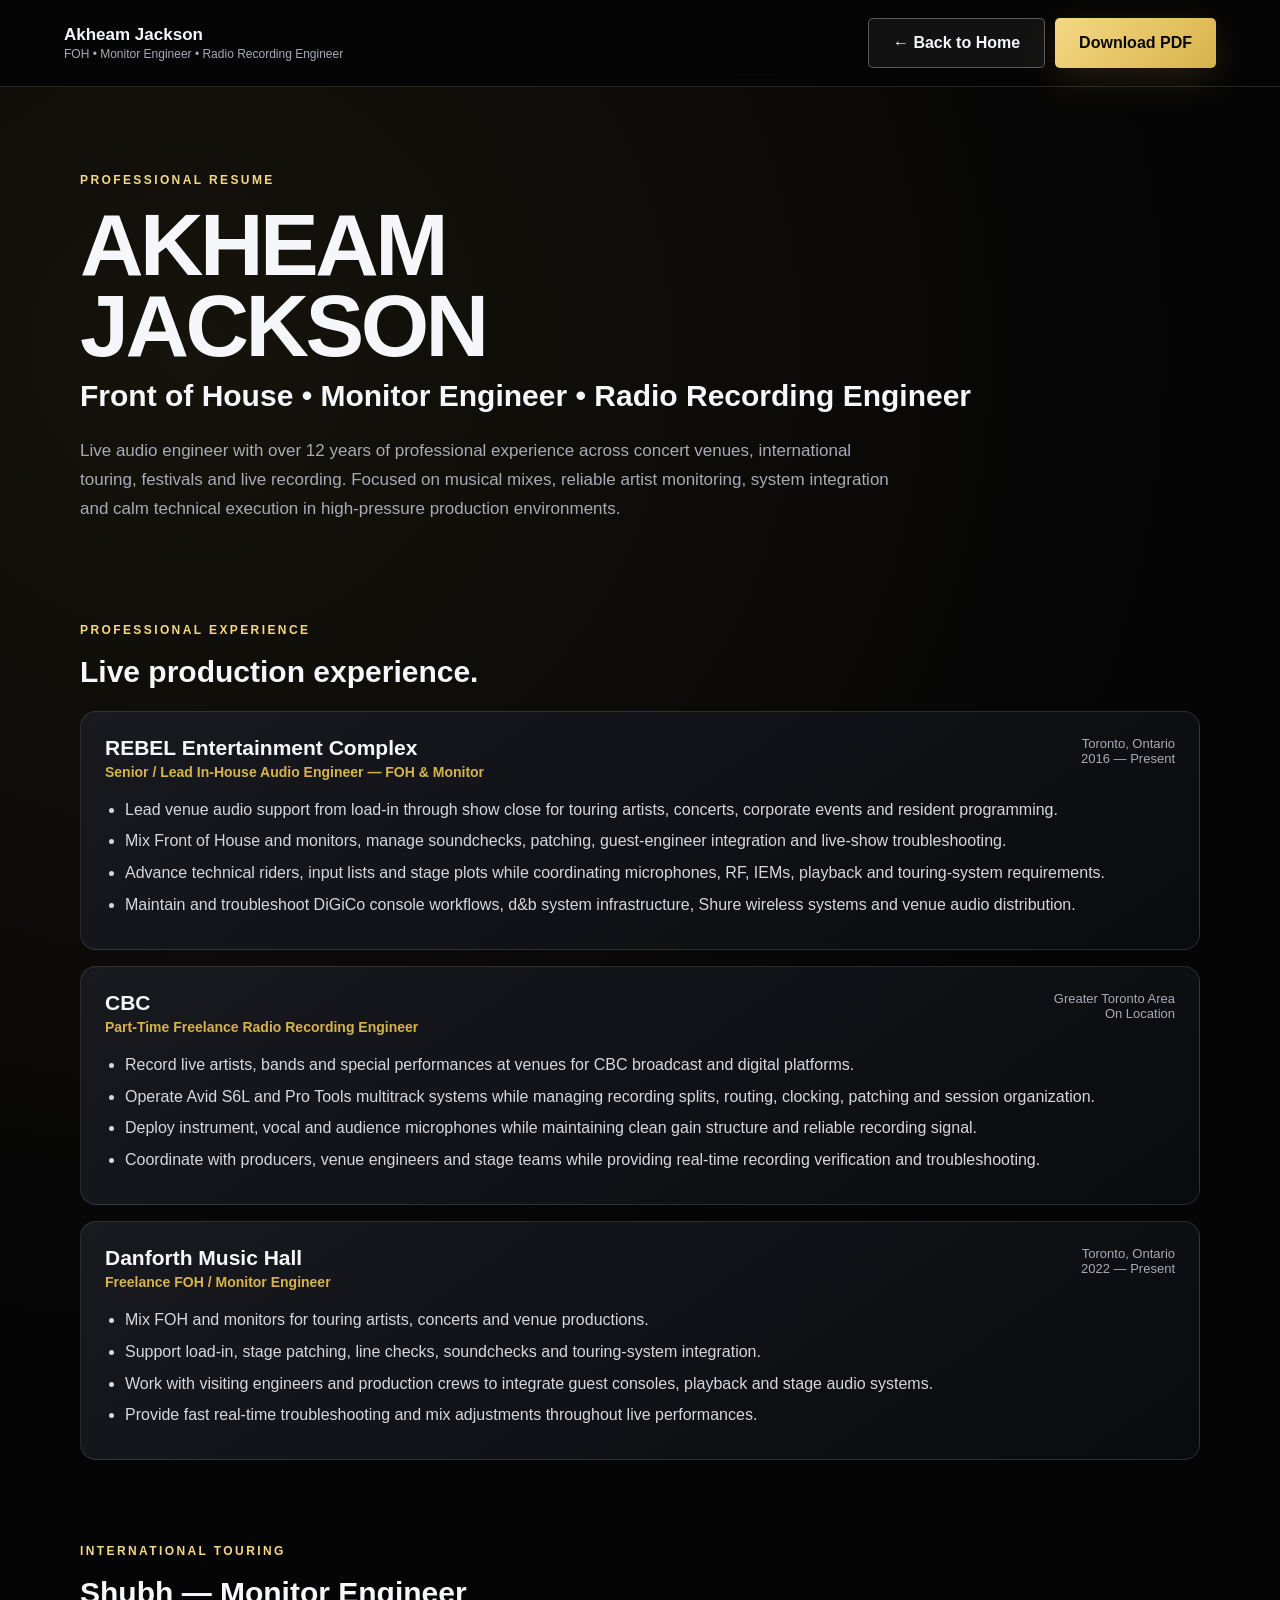
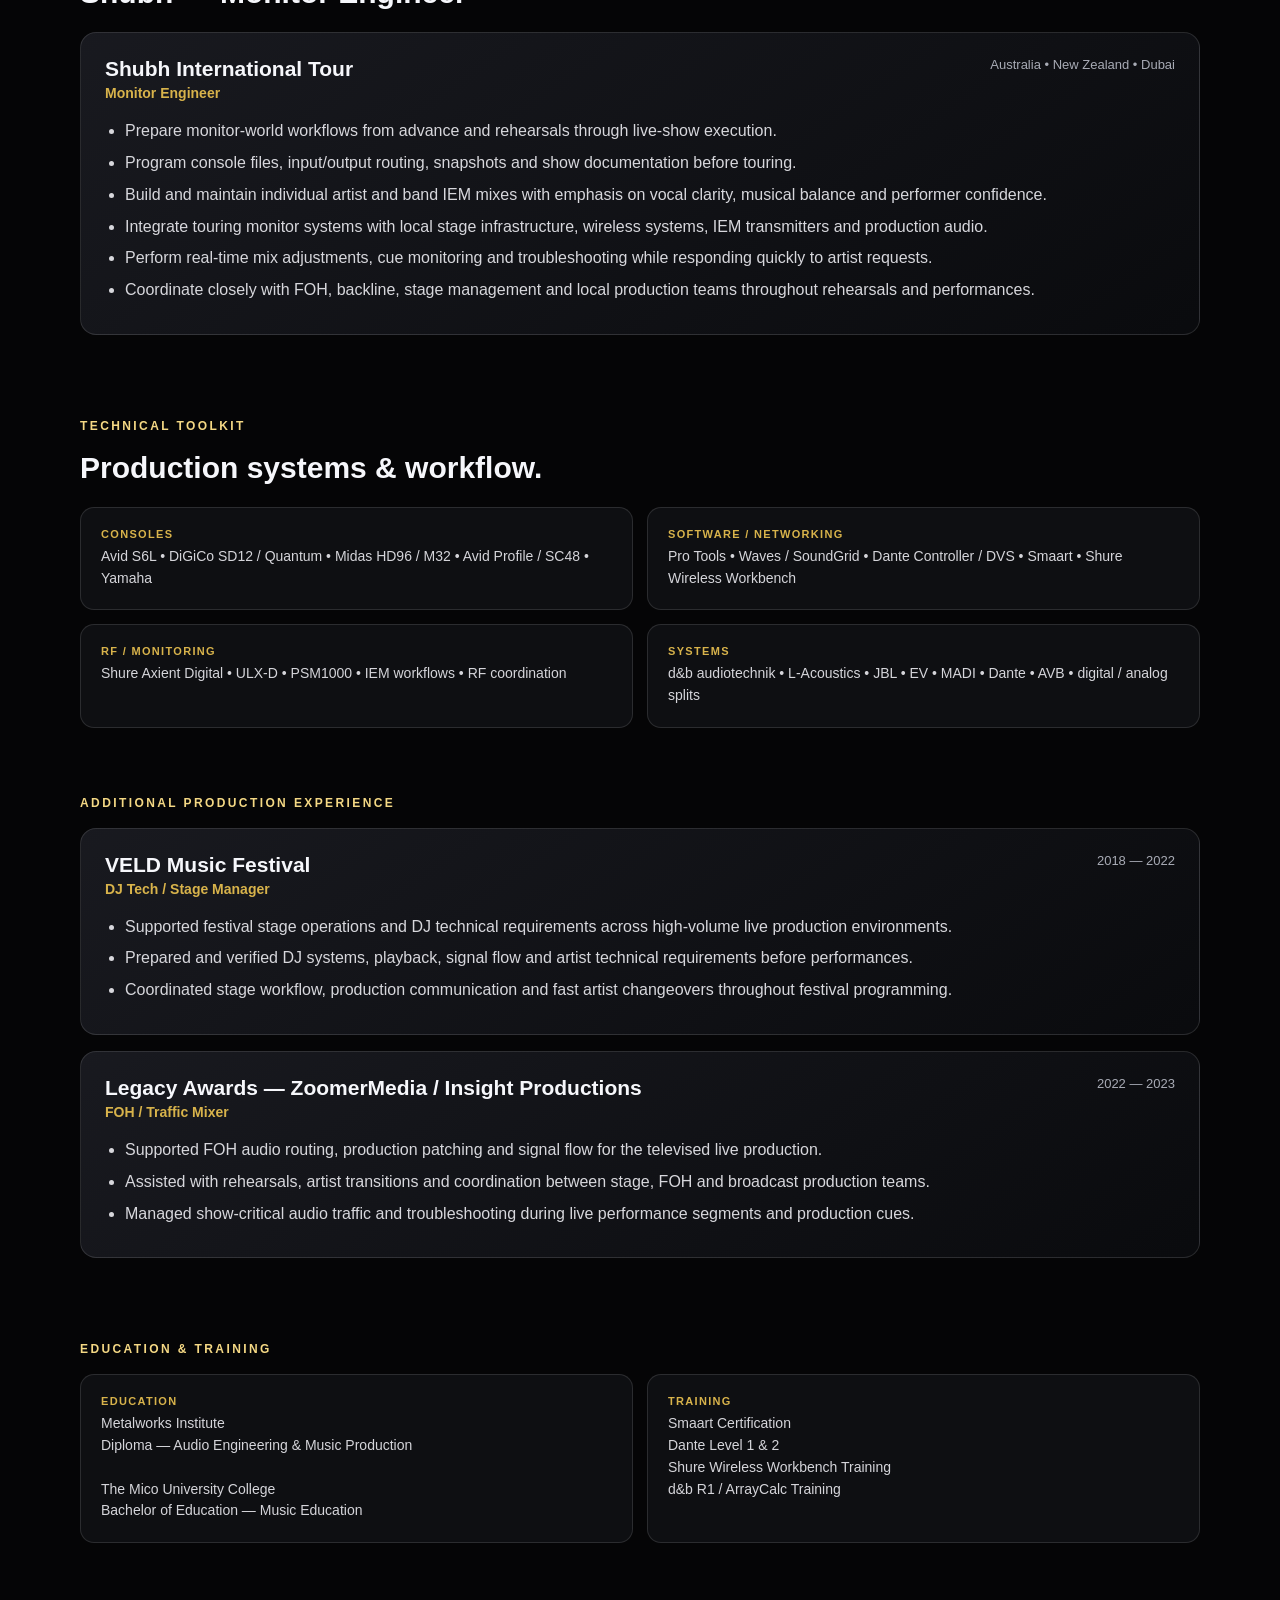
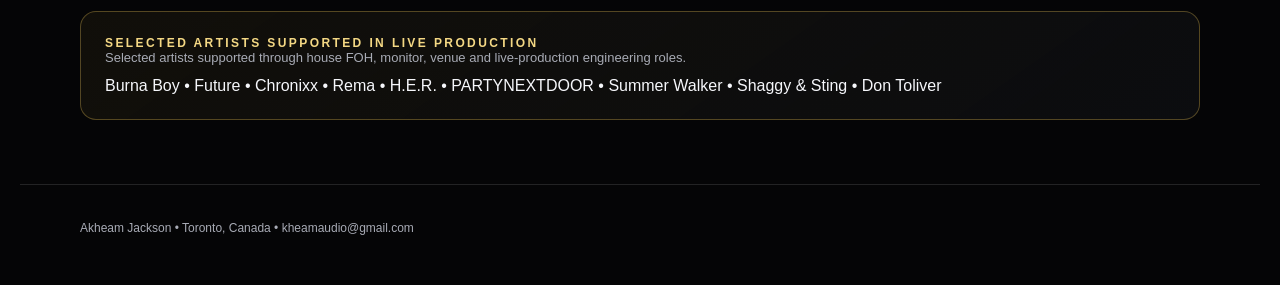
<file: resume.html>
<!DOCTYPE html>
<html lang="en">

<head>
  <meta charset="UTF-8">
  <meta name="viewport" content="width=device-width, initial-scale=1.0">

  <title>Resume | Akheam Jackson</title>

  <link rel="stylesheet" href="styles.css">

  <style>
    .resume-page {
      min-height: 100vh;
      background:
        radial-gradient(circle at 15% 10%, rgba(216, 179, 75, 0.08), transparent 30%),
        #050506;
      color: var(--white);
    }

    .resume-topbar {
      position: sticky;
      top: 0;
      z-index: 20;

      display: flex;
      align-items: center;
      justify-content: space-between;
      gap: 20px;

      padding: 18px 5vw;

      background: rgba(5, 5, 6, 0.9);
      backdrop-filter: blur(16px);

      border-bottom: 1px solid var(--line);
    }

    .resume-brand strong {
      display: block;
      font-size: 17px;
    }

    .resume-brand span {
      display: block;
      margin-top: 2px;

      color: var(--muted);
      font-size: 12px;
    }

    .resume-actions {
      display: flex;
      gap: 10px;
    }

    .resume-shell {
      width: min(1120px, calc(100% - 40px));
      margin: 0 auto;
    }

    .resume-hero {
      padding: 86px 0 48px;
    }

    .resume-hero h1 {
      margin: 8px 0 12px;

      font-size: clamp(52px, 7vw, 88px);
      line-height: 0.92;

      letter-spacing: -0.04em;
    }

    .resume-role {
      margin: 0;

      font-size: clamp(20px, 3vw, 30px);
      font-weight: 700;
    }

    .resume-intro {
      max-width: 820px;
      margin-top: 24px;

      color: var(--muted);

      font-size: 17px;
      line-height: 1.7;
    }

    .resume-section {
      padding: 34px 0;
    }

    .resume-section h2 {
      margin: 8px 0 22px;

      font-size: 30px;
    }

    .resume-card {
      padding: 24px;
      margin-bottom: 16px;

      border: 1px solid var(--line);
      border-radius: 16px;

      background:
        linear-gradient(
          145deg,
          rgba(25, 26, 32, 0.98),
          rgba(10, 11, 14, 0.98)
        );
    }

    .resume-card-top {
      display: flex;
      align-items: flex-start;
      justify-content: space-between;
      gap: 30px;
    }

    .resume-card h3 {
      margin: 0;

      font-size: 21px;
    }

    .resume-job-title {
      margin-top: 4px;

      color: var(--gold);

      font-size: 14px;
      font-weight: 700;
    }

    .resume-meta {
      color: var(--muted);

      font-size: 13px;
      text-align: right;
      white-space: nowrap;
    }

    .resume-card ul {
      margin: 18px 0 0;
      padding-left: 20px;

      color: #d7d7dc;
    }

    .resume-card li {
      margin: 7px 0;

      line-height: 1.55;
    }

    .resume-tool-grid {
      display: grid;
      grid-template-columns: repeat(2, 1fr);
      gap: 14px;
    }

    .resume-tool-card {
      padding: 20px;

      border: 1px solid var(--line);
      border-radius: 14px;

      background: #0e0f12;
    }

    .resume-tool-card strong {
      display: block;

      margin-bottom: 6px;

      color: var(--gold);

      font-size: 11px;
      letter-spacing: 0.12em;
      text-transform: uppercase;
    }

    .resume-tool-card span {
      color: #d5d5da;

      font-size: 14px;
      line-height: 1.55;
    }

    .resume-artist-card {
      padding: 24px;

      border: 1px solid rgba(216, 179, 75, 0.35);
      border-radius: 16px;

      background:
        linear-gradient(
          145deg,
          rgba(216, 179, 75, 0.06),
          rgba(12, 13, 16, 0.98)
        );
    }

    .resume-artist-card p {
      margin: 0;
    }

    .resume-artist-note {
      margin-bottom: 12px !important;

      color: var(--muted);

      font-size: 13px;
    }

    .resume-footer {
      margin-top: 30px;
      padding: 36px 0 50px;

      border-top: 1px solid var(--line);

      color: var(--muted);

      font-size: 12px;
    }

    @media (max-width: 760px) {

      .resume-topbar {
        align-items: flex-start;
        flex-direction: column;
      }

      .resume-actions {
        width: 100%;
      }

      .resume-actions .button {
        flex: 1;
      }

      .resume-card-top {
        flex-direction: column;
        gap: 6px;
      }

      .resume-meta {
        text-align: left;
      }

      .resume-tool-grid {
        grid-template-columns: 1fr;
      }

      .resume-hero {
        padding-top: 54px;
      }

    }
  </style>

</head>

<body class="resume-page">

  <header class="resume-topbar">

    <div class="resume-brand">
      <strong>Akheam Jackson</strong>
      <span>FOH • Monitor Engineer • Radio Recording Engineer</span>
    </div>

    <div class="resume-actions">

      <a
        href="index.html"
        class="button button-secondary">
        ← Back to Home
      </a>

      <a
        href="assets/resume/Akheam_Jackson_FOH_Monitor_Engineer_Resume_FINAL_PRO.pdf"
        class="button button-primary"
        download>
        Download PDF
      </a>

    </div>

  </header>

  <main class="resume-shell">

    <section class="resume-hero">

      <p class="eyebrow">
        Professional Resume
      </p>

      <h1>
        AKHEAM<br>
        JACKSON
      </h1>

      <p class="resume-role">
        Front of House • Monitor Engineer • Radio Recording Engineer
      </p>

      <p class="resume-intro">

        Live audio engineer with over 12 years of professional experience across
        concert venues, international touring, festivals and live recording.
        Focused on musical mixes, reliable artist monitoring, system integration
        and calm technical execution in high-pressure production environments.

      </p>

    </section>

    <section class="resume-section">

      <p class="eyebrow">
        Professional Experience
      </p>

      <h2>
        Live production experience.
      </h2>

      <article class="resume-card">

        <div class="resume-card-top">

          <div>

            <h3>
              REBEL Entertainment Complex
            </h3>

            <div class="resume-job-title">
              Senior / Lead In-House Audio Engineer — FOH & Monitor
            </div>

          </div>

          <div class="resume-meta">
            Toronto, Ontario<br>
            2016 — Present
          </div>

        </div>

        <ul>

          <li>
            Lead venue audio support from load-in through show close for touring
            artists, concerts, corporate events and resident programming.
          </li>

          <li>
            Mix Front of House and monitors, manage soundchecks, patching,
            guest-engineer integration and live-show troubleshooting.
          </li>

          <li>
            Advance technical riders, input lists and stage plots while
            coordinating microphones, RF, IEMs, playback and touring-system
            requirements.
          </li>

          <li>
            Maintain and troubleshoot DiGiCo console workflows, d&amp;b system
            infrastructure, Shure wireless systems and venue audio distribution.
          </li>

        </ul>

      </article>

      <article class="resume-card">

        <div class="resume-card-top">

          <div>

            <h3>
              CBC
            </h3>

            <div class="resume-job-title">
              Part-Time Freelance Radio Recording Engineer
            </div>

          </div>

          <div class="resume-meta">
            Greater Toronto Area<br>
            On Location
          </div>

        </div>

        <ul>

          <li>
            Record live artists, bands and special performances at venues for
            CBC broadcast and digital platforms.
          </li>

          <li>
            Operate Avid S6L and Pro Tools multitrack systems while managing
            recording splits, routing, clocking, patching and session organization.
          </li>

          <li>
            Deploy instrument, vocal and audience microphones while maintaining
            clean gain structure and reliable recording signal.
          </li>

          <li>
            Coordinate with producers, venue engineers and stage teams while
            providing real-time recording verification and troubleshooting.
          </li>

        </ul>

      </article>

      <article class="resume-card">

        <div class="resume-card-top">

          <div>

            <h3>
              Danforth Music Hall
            </h3>

            <div class="resume-job-title">
              Freelance FOH / Monitor Engineer
            </div>

          </div>

          <div class="resume-meta">
            Toronto, Ontario<br>
            2022 — Present
          </div>

        </div>

        <ul>

          <li>
            Mix FOH and monitors for touring artists, concerts and venue productions.
          </li>

          <li>
            Support load-in, stage patching, line checks, soundchecks and
            touring-system integration.
          </li>

          <li>
            Work with visiting engineers and production crews to integrate guest
            consoles, playback and stage audio systems.
          </li>

          <li>
            Provide fast real-time troubleshooting and mix adjustments throughout
            live performances.
          </li>

        </ul>

      </article>

    </section>

    <section class="resume-section">

      <p class="eyebrow">
        International Touring
      </p>

      <h2>
        Shubh — Monitor Engineer
      </h2>

      <article class="resume-card">

        <div class="resume-card-top">

          <div>

            <h3>
              Shubh International Tour
            </h3>

            <div class="resume-job-title">
              Monitor Engineer
            </div>

          </div>

          <div class="resume-meta">
            Australia • New Zealand • Dubai
          </div>

        </div>

        <ul>

          <li>
            Prepare monitor-world workflows from advance and rehearsals through
            live-show execution.
          </li>

          <li>
            Program console files, input/output routing, snapshots and show
            documentation before touring.
          </li>

          <li>
            Build and maintain individual artist and band IEM mixes with emphasis
            on vocal clarity, musical balance and performer confidence.
          </li>

          <li>
            Integrate touring monitor systems with local stage infrastructure,
            wireless systems, IEM transmitters and production audio.
          </li>

          <li>
            Perform real-time mix adjustments, cue monitoring and troubleshooting
            while responding quickly to artist requests.
          </li>

          <li>
            Coordinate closely with FOH, backline, stage management and local
            production teams throughout rehearsals and performances.
          </li>

        </ul>

      </article>

    </section>

    <section class="resume-section">

      <p class="eyebrow">
        Technical Toolkit
      </p>

      <h2>
        Production systems & workflow.
      </h2>

      <div class="resume-tool-grid">

        <div class="resume-tool-card">
          <strong>Consoles</strong>
          <span>
            Avid S6L • DiGiCo SD12 / Quantum • Midas HD96 / M32 •
            Avid Profile / SC48 • Yamaha
          </span>
        </div>

        <div class="resume-tool-card">
          <strong>Software / Networking</strong>
          <span>
            Pro Tools • Waves / SoundGrid • Dante Controller / DVS •
            Smaart • Shure Wireless Workbench
          </span>
        </div>

        <div class="resume-tool-card">
          <strong>RF / Monitoring</strong>
          <span>
            Shure Axient Digital • ULX-D • PSM1000 •
            IEM workflows • RF coordination
          </span>
        </div>

        <div class="resume-tool-card">
          <strong>Systems</strong>
          <span>
            d&amp;b audiotechnik • L-Acoustics • JBL • EV •
            MADI • Dante • AVB • digital / analog splits
          </span>
        </div>

      </div>

    </section>

    <section class="resume-section">

      <p class="eyebrow">
        Additional Production Experience
      </p>

      <article class="resume-card">

        <div class="resume-card-top">

          <div>

            <h3>
              VELD Music Festival
            </h3>

            <div class="resume-job-title">
              DJ Tech / Stage Manager
            </div>

          </div>

          <div class="resume-meta">
            2018 — 2022
          </div>

        </div>
        <ul>
  <li>
    Supported festival stage operations and DJ technical requirements across
    high-volume live production environments.
  </li>

  <li>
    Prepared and verified DJ systems, playback, signal flow and artist technical
    requirements before performances.
  </li>

  <li>
    Coordinated stage workflow, production communication and fast artist
    changeovers throughout festival programming.
  </li>
</ul>
      </article>

      <article class="resume-card">

        <div class="resume-card-top">

          <div>

            <h3>
              Legacy Awards — ZoomerMedia / Insight Productions
            </h3>

            <div class="resume-job-title">
              FOH / Traffic Mixer
            </div>

          </div>

          <div class="resume-meta">
            2022 — 2023
          </div>

        </div>
        <ul>
  <li>
    Supported FOH audio routing, production patching and signal flow for the
    televised live production.
  </li>

  <li>
    Assisted with rehearsals, artist transitions and coordination between
    stage, FOH and broadcast production teams.
  </li>

  <li>
    Managed show-critical audio traffic and troubleshooting during live
    performance segments and production cues.
  </li>
</ul>
      </article>

    </section>

    <section class="resume-section">

      <p class="eyebrow">
        Education & Training
      </p>

      <div class="resume-tool-grid">

        <div class="resume-tool-card">

          <strong>Education</strong>

          <span>

            Metalworks Institute<br>
            Diploma — Audio Engineering & Music Production<br><br>

            The Mico University College<br>
            Bachelor of Education — Music Education

          </span>

        </div>

        <div class="resume-tool-card">

          <strong>Training</strong>

          <span>

            Smaart Certification<br>
            Dante Level 1 &amp; 2<br>
            Shure Wireless Workbench Training<br>
            d&amp;b R1 / ArrayCalc Training

          </span>

        </div>

      </div>

    </section>

    <section class="resume-section">

      <div class="resume-artist-card">

        <p class="eyebrow">
          Selected Artists Supported in Live Production
        </p>

        <p class="resume-artist-note">
          Selected artists supported through house FOH, monitor, venue and
          live-production engineering roles.
        </p>

        <p>

          Burna Boy • Future • Chronixx • Rema • H.E.R. •
          PARTYNEXTDOOR • Summer Walker • Shaggy &amp; Sting •
          Don Toliver 
        </p>

      </div>

    </section>

  </main>

  <footer class="resume-footer">

    <div class="resume-shell">
      Akheam Jackson • Toronto, Canada • kheamaudio@gmail.com
    </div>

  </footer>

</body>

</html>
</file>
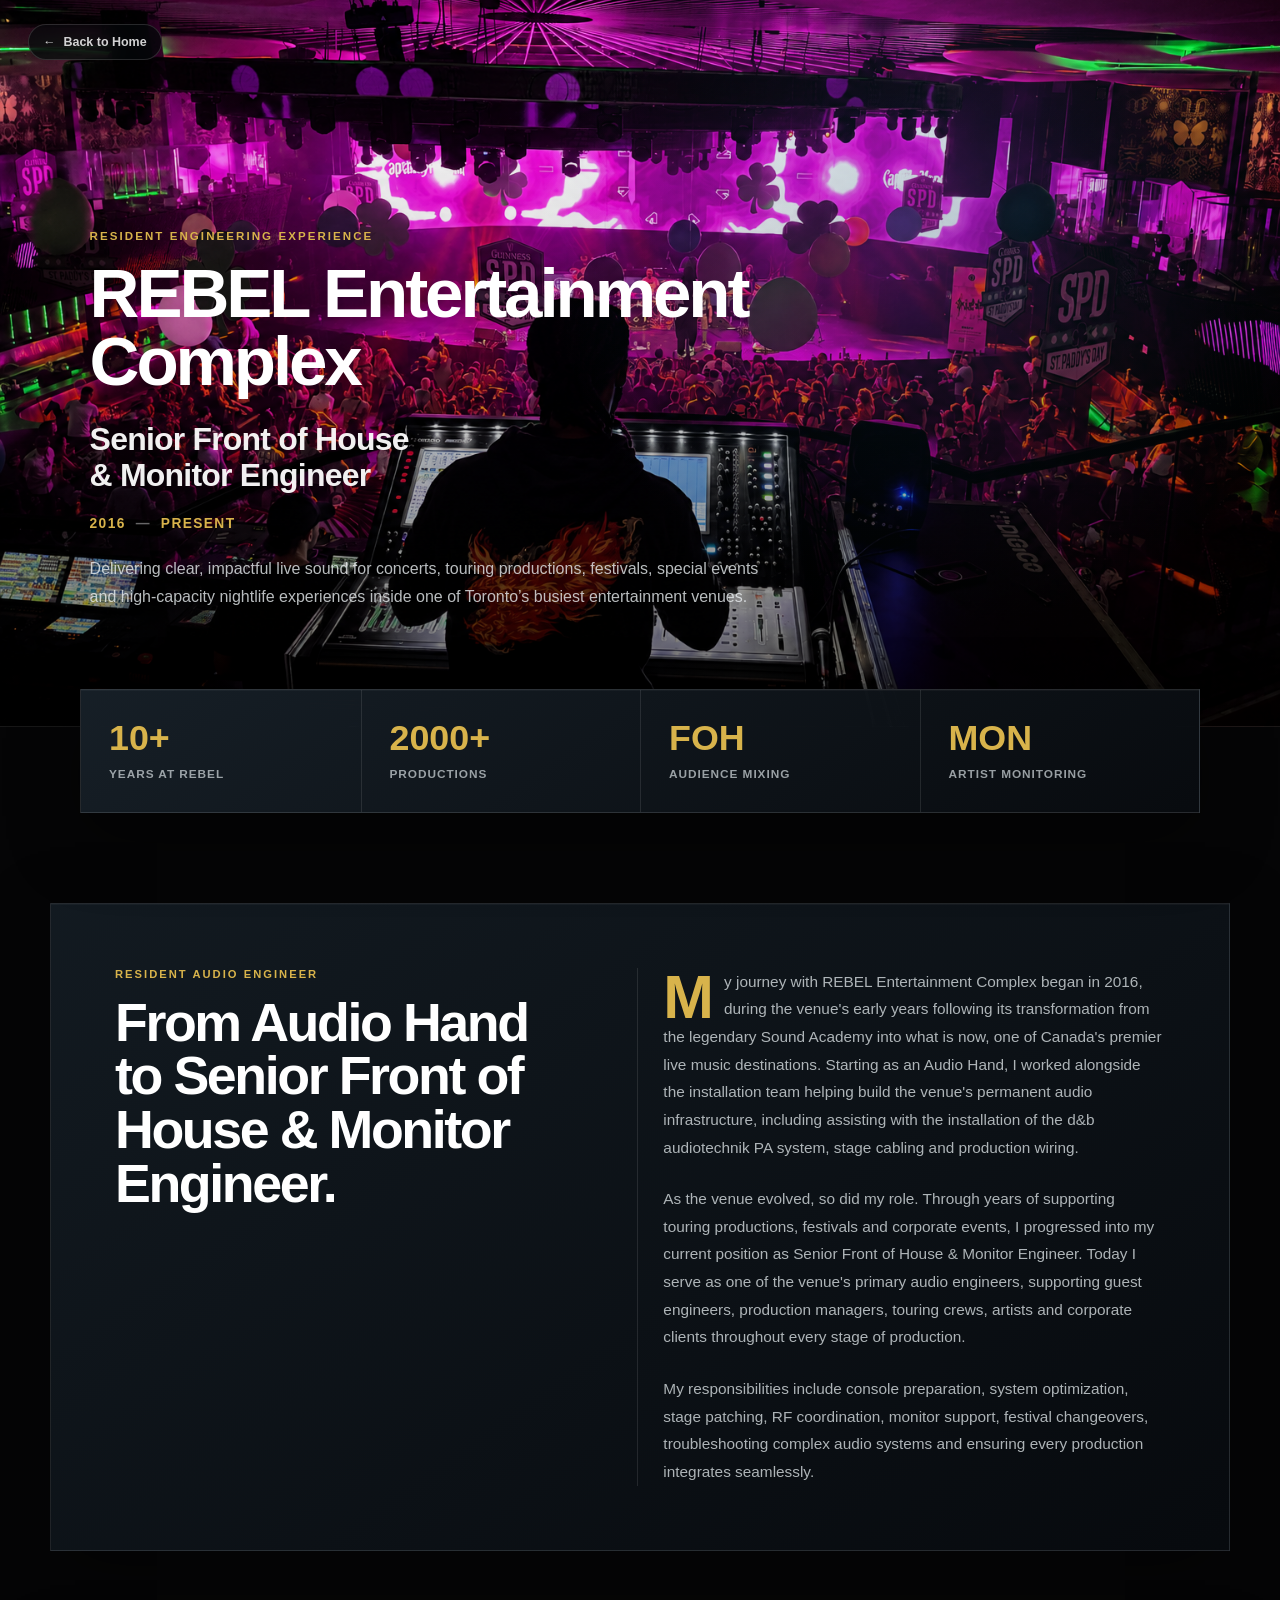
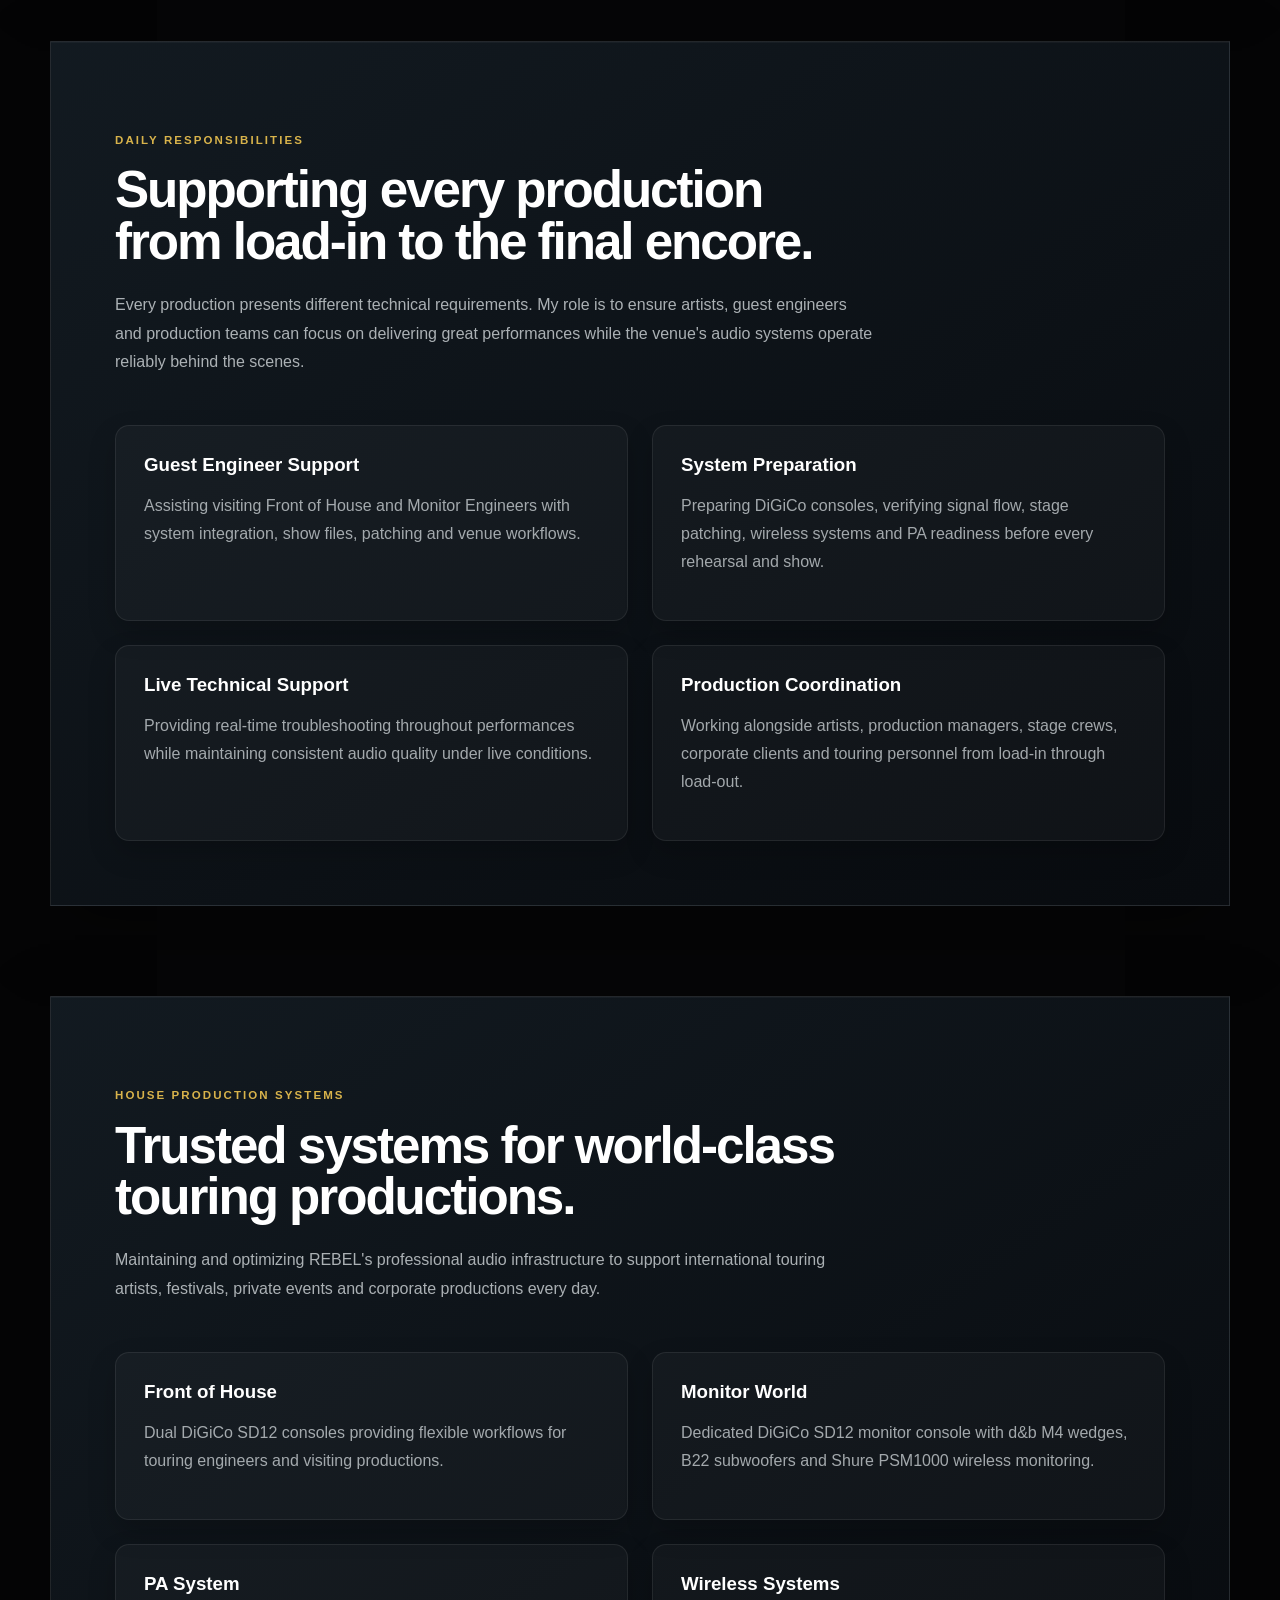
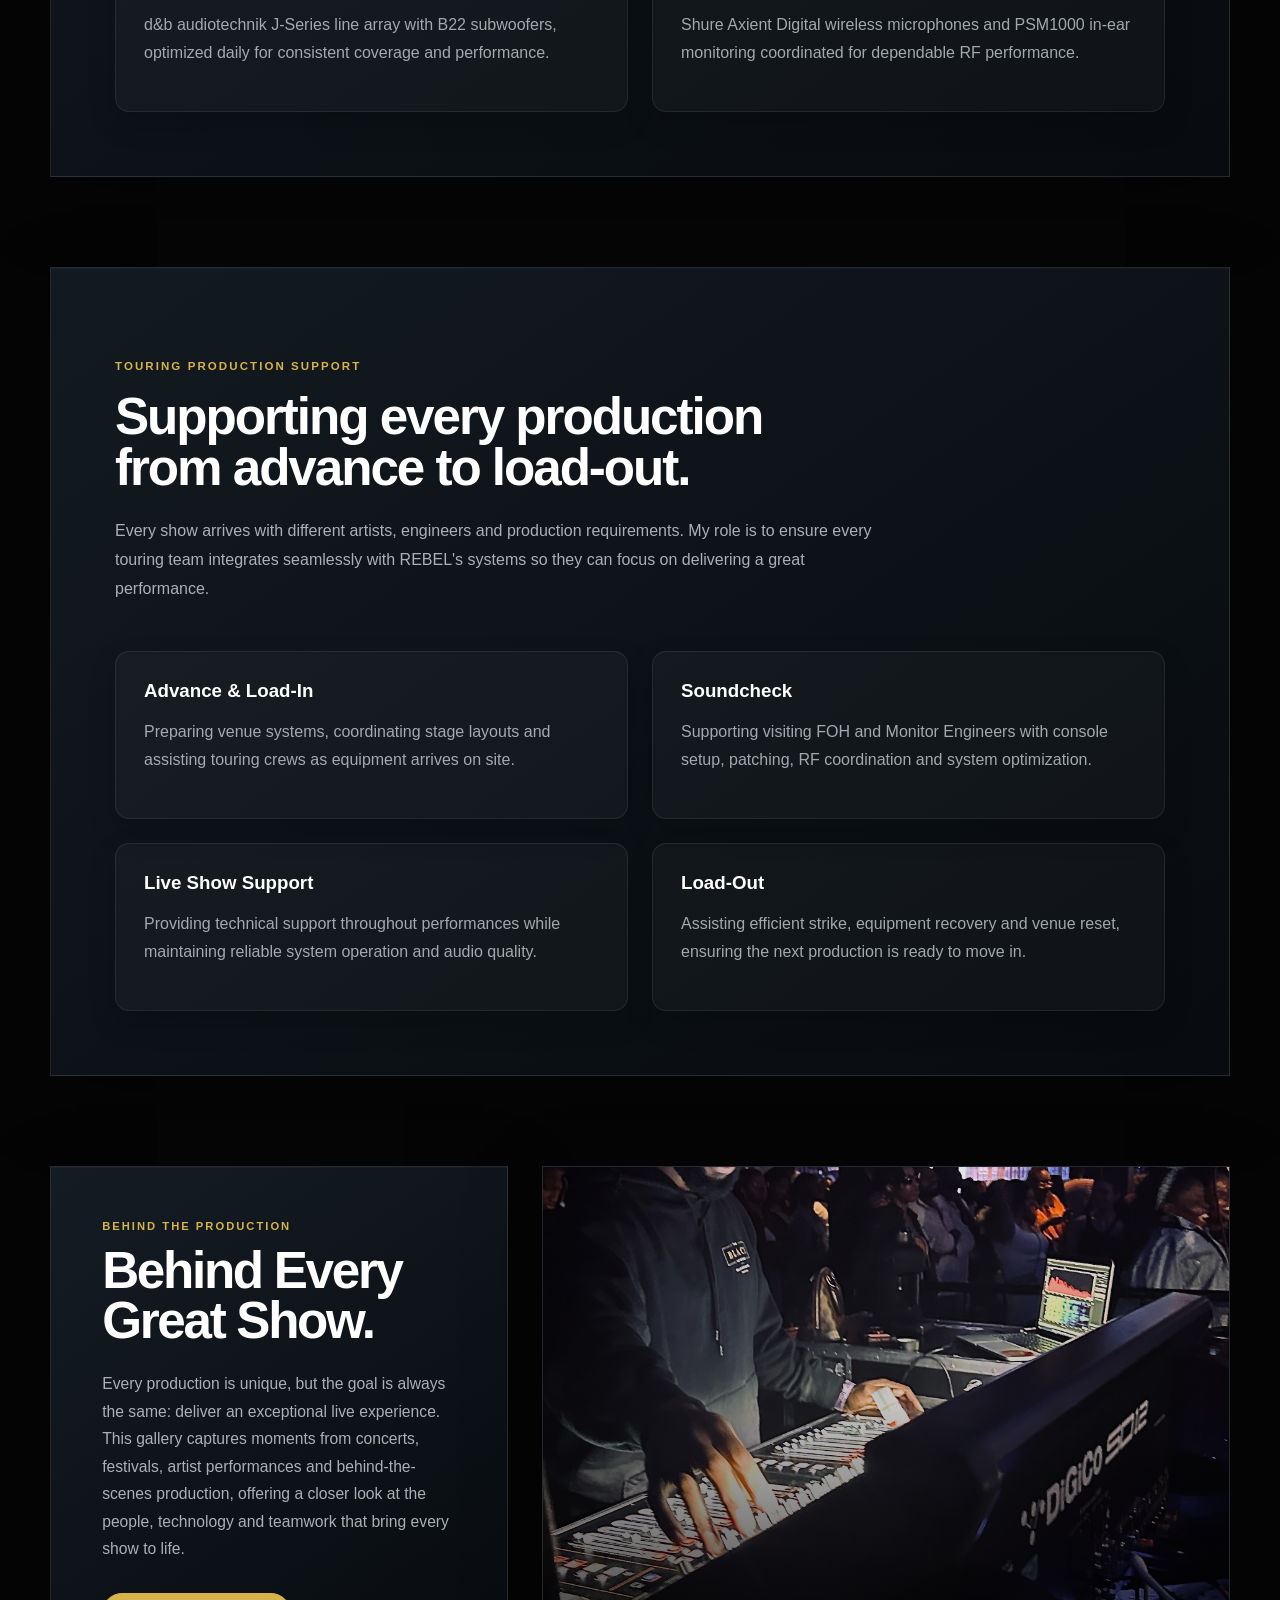
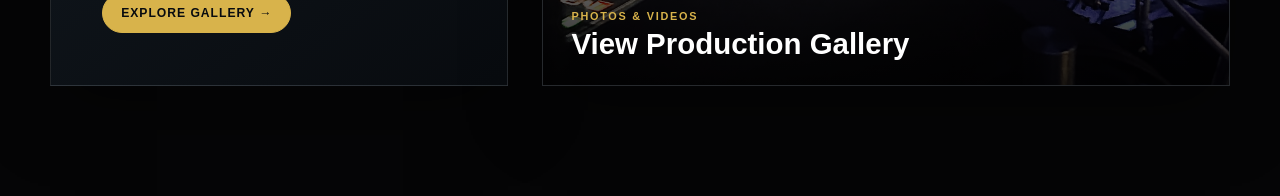
<file: Experience/Rebel.html>
<!DOCTYPE html>
<html lang="en">
<head>
    <meta charset="UTF-8">
    <meta name="viewport" content="width=device-width, initial-scale=1.0">
    <title>REBEL Entertainment Complex | Akheam Jackson</title>
    <link rel="stylesheet" href="../styles.css">
</head>

<body>
 <a href="../index.html" class="rebel-back-link">
  <span aria-hidden="true">←</span>
  Back to Home
</a>

<header class="rebel-hero">
  <div class="rebel-hero-overlay"></div>

  <div class="rebel-hero-content">
    <p class="eyebrow">Resident Engineering Experience</p>

    <h1>REBEL Entertainment Complex</h1>

    <h2>
      Senior Front of House<br>
      &amp; Monitor Engineer
    </h2>

    <p class="rebel-hero-tenure">
      2016 <span>—</span> Present
    </p>

    <p class="rebel-hero-summary">
      Delivering clear, impactful live sound for concerts, touring
      productions, festivals, special events and high-capacity nightlife
      experiences inside one of Toronto’s busiest entertainment venues.
    </p>
  </div>
</header>

<section class="rebel-snapshot" aria-label="REBEL career snapshot">
  <div class="rebel-snapshot-item">
    <strong>10+</strong>
    <span>Years at REBEL</span>
  </div>

  <div class="rebel-snapshot-item">
    <strong>2000+</strong>
    <span>Productions</span>
  </div>

  <div class="rebel-snapshot-item">
    <strong>FOH</strong>
    <span>Audience Mixing</span>
  </div>

  <div class="rebel-snapshot-item">
    <strong>MON</strong>
    <span>Artist Monitoring</span>
  </div>
</section>
<section class="rebel-role">

    <div class="rebel-role-heading">

        <p class="eyebrow">
            Resident Audio Engineer
        </p>

        <h2>
            <h2>
    From Audio Hand to Senior Front of House & Monitor Engineer.
</h2>
        </h2>

    </div>

    <div class="rebel-role-copy">

        <p>
            My journey with REBEL Entertainment Complex began in 2016, during the
venue's early years following its transformation from the legendary
Sound Academy into what is now, one of Canada's premier live music
destinations.
            Starting as an Audio Hand, I worked alongside the installation
            team helping build the venue's permanent audio infrastructure,
            including assisting with the installation of the d&b audiotechnik
            PA system, stage cabling and production wiring.
        </p>

        <p>
            As the venue evolved, so did my role. Through years of supporting
            touring productions, festivals and corporate events, I progressed
            into my current position as Senior Front of House & Monitor
            Engineer. Today I serve as one of the venue's primary audio
            engineers, supporting guest engineers, production managers,
            touring crews, artists and corporate clients throughout every
            stage of production.
        </p>

        <p>
            My responsibilities include console preparation, system
            optimization, stage patching, RF coordination, monitor support,
            festival changeovers, troubleshooting complex audio systems and
            ensuring every production integrates seamlessly. 
        </p>

    </div>

</section>
<section class="rebel-duties">

    <div class="rebel-duties-heading">
        <p class="eyebrow">Daily Responsibilities</p>

        <h2>
            Supporting every production from load-in to the final encore.
        </h2>

        <p>
            Every production presents different technical requirements. My role
            is to ensure artists, guest engineers and production teams can focus
            on delivering great performances while the venue's audio systems
            operate reliably behind the scenes.
        </p>
    </div>

    <div class="rebel-duties-grid">

        <article class="duty-card">
            <h3>Guest Engineer Support</h3>
            <p>
                Assisting visiting Front of House and Monitor Engineers with
                system integration, show files, patching and venue workflows.
            </p>
        </article>

        <article class="duty-card">
            <h3>System Preparation</h3>
            <p>
                Preparing DiGiCo consoles, verifying signal flow, stage patching,
                wireless systems and PA readiness before every rehearsal and show.
            </p>
        </article>

        <article class="duty-card">
            <h3>Live Technical Support</h3>
            <p>
                Providing real-time troubleshooting throughout performances while
                maintaining consistent audio quality under live conditions.
            </p>
        </article>

        <article class="duty-card">
            <h3>Production Coordination</h3>
            <p>
                Working alongside artists, production managers, stage crews,
                corporate clients and touring personnel from load-in through
                load-out.
            </p>
        </article>

    </div>

</section>
<section class="rebel-systems">

    <div class="rebel-duties-heading">

        <p class="eyebrow">HOUSE PRODUCTION SYSTEMS</p>

        <h2>Trusted systems for world-class touring productions.</h2>

        <p>
            Maintaining and optimizing REBEL's professional audio infrastructure
            to support international touring artists, festivals, private events
            and corporate productions every day.
        </p>

    </div>

    <div class="rebel-duties-grid">

        <article class="duty-card">
            <h3>Front of House</h3>
            <p>
                Dual DiGiCo SD12 consoles providing flexible workflows for
                touring engineers and visiting productions.
            </p>
        </article>

        <article class="duty-card">
            <h3>Monitor World</h3>
            <p>
                Dedicated DiGiCo SD12 monitor console with d&b M4 wedges,
                B22 subwoofers and Shure PSM1000 wireless monitoring.
            </p>
        </article>

        <article class="duty-card">
            <h3>PA System</h3>
            <p>
                d&b audiotechnik J-Series line array with B22 subwoofers,
                optimized daily for consistent coverage and performance.
            </p>
        </article>

        <article class="duty-card">
            <h3>Wireless Systems</h3>
            <p>
                Shure Axient Digital wireless microphones and PSM1000
                in-ear monitoring coordinated for dependable RF performance.
            </p>
        </article>

    </div>

</section>
<section class="rebel-touring">

    <div class="rebel-duties-heading">

        <p class="eyebrow">TOURING PRODUCTION SUPPORT</p>

        <h2>Supporting every production from advance to load-out.</h2>

        <p>
            Every show arrives with different artists, engineers and production
            requirements. My role is to ensure every touring team integrates
            seamlessly with REBEL's systems so they can focus on delivering a
            great performance.
        </p>

    </div>

    <div class="rebel-duties-grid">

        <article class="duty-card">
            <h3>Advance & Load-In</h3>
            <p>
                Preparing venue systems, coordinating stage layouts and assisting
                touring crews as equipment arrives on site.
            </p>
        </article>

        <article class="duty-card">
            <h3>Soundcheck</h3>
            <p>
                Supporting visiting FOH and Monitor Engineers with console setup,
                patching, RF coordination and system optimization.
            </p>
        </article>

        <article class="duty-card">
            <h3>Live Show Support</h3>
            <p>
                Providing technical support throughout performances while
                maintaining reliable system operation and audio quality.
            </p>
        </article>

        <article class="duty-card">
            <h3>Load-Out</h3>
            <p>
                Assisting efficient strike, equipment recovery and venue reset,
                ensuring the next production is ready to move in.
            </p>
        </article>

    </div>

</section>
<section class="rebel-gallery-intro">

    <div class="rebel-gallery-copy">

        <p class="eyebrow">Behind the Production</p>
        <h2>Behind Every Great Show.</h2>

        <p>
    Every production is unique, but the goal is always the same: deliver an
    exceptional live experience. This gallery captures moments from concerts,
    festivals, artist performances and behind-the-scenes production, offering
    a closer look at the people, technology and teamwork that bring every show
    to life.
</p>

        <button
            class="rebel-gallery-button"
            type="button"
            onclick="openRebelGallery(0)">

            Explore Gallery →
        </button>

    </div>

    <button
        class="rebel-gallery-feature"
        type="button"
        onclick="openRebelGallery(0)">

        <img
            src="../assets/rebel-1.jpg?v=3"
            alt="Production Gallery">

        <span class="rebel-gallery-feature-overlay"></span>

        <span class="rebel-gallery-feature-label">

            <small>Photos & Videos</small>

            <strong>View Production Gallery</strong>

        </span>

    </button>

</section>
<div
    id="rebel-gallery-modal"
    class="gallery-modal"
    onclick="closeGalleryFromBackdrop(event)"
>
    <button class="gallery-close" onclick="closeRebelGallery()">×</button>

    <button class="gallery-arrow gallery-prev" onclick="changeRebelPhoto(-1)">❮</button>

    <img id="rebel-gallery-image" src="../assets/rebel-1.jpg?v=3" alt="REBEL Gallery">
    <video
    id="rebel-gallery-video"
    playsinline
    style="display:none;"
    onclick="toggleRebelVideo()">
</video>

<div id="rebel-video-controls" class="rebel-video-controls" style="display:none;">
    <button id="rebel-video-play" type="button">▶</button>
    <input id="rebel-video-progress" type="range" min="0" max="100" value="0">
    <span id="rebel-video-time">0:00 / 0:00</span>
</div>
    <div id="rebel-gallery-caption" class="gallery-caption"></div>
    <div id="rebel-photo-counter" class="gallery-counter">1 / 10</div>

    <button class="gallery-arrow gallery-next" onclick="changeRebelPhoto(1)">❯</button>
</div>

<script>
const rebelPhotos = [
  {
    src: "../assets/rebel-1.jpg?v=2",
    title: "Live Production",
    description: "Supporting a live performance from the Front of House position."
  },
  {
    src: "../assets/rebel-2.jpg",
    title: "Front of House Mixing",
    description: "Mixing front of house for a live band on an Avid VENUE Profile console."
},
{
    src: "../assets/rebel-3.jpg",
    title: "Monitor Mixing",
    description: "Mixing monitors for a live artist performance on a DiGiCo SD5 console."
},
{
    src: "../assets/rebel-4.jpg",
    title: "Live FOH Engineering",
    description: "Running the front of house mix on an Avid VENUE Profile during a live concert."
},
{
    src: "../assets/rebel-5.jpg",
    title: "Corporate Event Production",
    description: "Managing the front of house mix on an Avid S6L for a live corporate production."
},
{
    src: "../assets/rebel-6.jpg",
    title: "Behind the Mix",
    description: "Behind the scenes at front of house, mixing a corporate production on a DiGiCo SD12 with integrated Waves processing."
},
  {
    src: "../assets/rebel-7.jpg",
    title: "Showtime",
    description: "Delivering consistent sound in a fast-moving live environment."
  },
  {
    src: "../assets/rebel-8.jpg",
    title: "FOH Show Prep",
description: "Preparing the front of house position and console ahead of showtime."
  },
  {
    src: "../assets/rebel-9.jpg",
    title: "Support Act Monitors",
description: "Mixing monitors for the supporting act during their live performance."
  },
  {
    src: "../assets/rebel-10.jpg",
    title: "Inside the Work",
    description: "One of the many moments behind a successful live production."
  }
];
rebelPhotos.forEach(photo => {
    const img = new Image();
    img.src = photo.src;
});
const rebelVideos = [
  {
    src: "../assets/rebel-videos/rebel-foh-01.mp4",
    title: "FOH Mixing",
    description: "Front of house mixing during a live production."
  },
  {
    src: "../assets/rebel-videos/rebel-foh-02.mp4",
    title: "FOH Mixing",
    description: "Live console operation during a concert."
  },
  {
    src: "../assets/rebel-videos/rebel-foh-03.mp4",
    title: "FOH Mixing",
    description: "Managing the live mix from front of house."
  },
  {
    src: "../assets/rebel-videos/rebel-foh-04.mp4",
    title: "FOH Mixing",
    description: "Working the console during a live performance."
  },
  {
    src: "../assets/rebel-videos/rebel-foh-05.mp4",
    title: "FOH Mixing",
    description: "Live show mixing and system operation."
  },
  {
    src: "../assets/rebel-videos/rebel-foh-setup-01.mp4",
    title: "FOH Setup",
    description: "Preparing the front of house position before showtime."
  },
  {
    src: "../assets/rebel-videos/rebel-console-repair-01.mp4",
    title: "Console Maintenance",
    description: "Replacing and servicing a console fader."
  },
  {
    src: "../assets/rebel-videos/rebel-full-production-setup.mp4",
    title: "Full Production Setup",
    description: "Monitor wedges, sidefills, consoles, DJ gear, patching and routing."
  },
  {
   src: "../assets/rebel-videos/rebel-stage-performance-01.mp4",
title: "Full Band Monitor Mix",
description: "Mixing monitors for a full band, managing individual stage mixes throughout the live performance."
  },
  {
    src: "../assets/rebel-videos/rebel-stage-performance-02.mp4",
title: "Support Artist Monitors",
description: "Mixing monitors, delivering a consistent stage mix throughout the live performance."
  },
  {
    src: "../assets/rebel-videos/rebel-stage-performance-03.mp4",
title: "Live Monitor Engineering",
description: "Managing monitor mixes throughout the live performance."
  },
  {
    src: "../assets/rebel-videos/rebel-stage-performance-04.mp4",
    title: "Live Performance",
    description: "A look inside the live production environment."
  }
];
const rebelGallery = [...rebelPhotos, ...rebelVideos];
let currentPhoto = 0;

function openRebelGallery(photoNumber = 0) {
    currentPhoto = photoNumber;
    document.getElementById("rebel-gallery-modal").classList.add("open");
    showPhoto();

}

function closeRebelGallery() {
    const video = document.getElementById("rebel-gallery-video");
    video.pause();
    video.currentTime = 0;

    document.getElementById("rebel-gallery-modal").classList.remove("open");
}
function toggleRebelVideo() {
    const video = document.getElementById("rebel-gallery-video");

    if (video.paused) {
        video.play();
    } else {
        video.pause();
    }
}
const rebelVideo = document.getElementById("rebel-gallery-video");
const rebelVideoPlay = document.getElementById("rebel-video-play");
const rebelVideoProgress = document.getElementById("rebel-video-progress");
const rebelVideoTime = document.getElementById("rebel-video-time");

function formatRebelTime(seconds) {
    if (!Number.isFinite(seconds)) return "0:00";

    const minutes = Math.floor(seconds / 60);
    const secs = Math.floor(seconds % 60);

    return `${minutes}:${secs.toString().padStart(2, "0")}`;
}

rebelVideoPlay.addEventListener("click", () => {
    toggleRebelVideo();
});

rebelVideo.addEventListener("play", () => {
    rebelVideoPlay.textContent = "❚❚";
});

rebelVideo.addEventListener("pause", () => {
    rebelVideoPlay.textContent = "▶";
});

rebelVideo.addEventListener("timeupdate", () => {
    if (!rebelVideo.duration) return;

    rebelVideoProgress.value =
        (rebelVideo.currentTime / rebelVideo.duration) * 100;

    rebelVideoTime.textContent =
        `${formatRebelTime(rebelVideo.currentTime)} / ${formatRebelTime(rebelVideo.duration)}`;
});

rebelVideoProgress.addEventListener("input", () => {
    if (!rebelVideo.duration) return;

    rebelVideo.currentTime =
        (rebelVideoProgress.value / 100) * rebelVideo.duration;
});

let rebelControlsTimer;

function showRebelControls() {
    const controls = document.getElementById("rebel-video-controls");

    clearTimeout(rebelControlsTimer);

    controls.style.opacity = "1";
    controls.style.pointerEvents = "auto";

    rebelControlsTimer = setTimeout(() => {
        controls.style.opacity = "0";
        controls.style.pointerEvents = "none";
    }, 1500);
}
let lastMouseX = null;
let lastMouseY = null;

rebelVideo.addEventListener("mousemove", (event) => {
    if (event.clientX === lastMouseX && event.clientY === lastMouseY) return;

    lastMouseX = event.clientX;
    lastMouseY = event.clientY;

    showRebelControls();
});


function closeGalleryFromBackdrop(event) {
    if (event.target.id === "rebel-gallery-modal") {
        closeRebelGallery();
    }
}

function changeRebelPhoto(direction) {
    currentPhoto = (currentPhoto + direction + rebelGallery.length) % rebelGallery.length;
    showPhoto();
}

function showPhoto() {
    const photo = rebelGallery[currentPhoto];
    const isVideo = photo.src.toLowerCase().endsWith(".mp4");

    const image = document.getElementById("rebel-gallery-image");
    const video = document.getElementById("rebel-gallery-video");
    const controls = document.getElementById("rebel-video-controls");
    const caption = document.getElementById("rebel-gallery-caption");
    const counter = document.getElementById("rebel-photo-counter");
    if (isVideo) {
    image.style.display = "none";
    video.style.display = "block";
} else {
    video.pause();
    video.style.display = "none";
    image.style.display = "block";
    image.style.visibility = "visible";
    image.style.opacity = "1";
}
controls.style.display = isVideo ? "flex" : "none";
 if (isVideo) {
    controls.style.opacity = "1";
    controls.style.pointerEvents = "auto";

    clearTimeout(rebelControlsTimer);
    rebelControlsTimer = setTimeout(() => {
        controls.style.opacity = "0";
        controls.style.pointerEvents = "none";
    }, 1500);
} else {
    controls.style.opacity = "0";
    controls.style.pointerEvents = "none";
}

if (isVideo) {
    video.src = photo.src;
    video.load();
    video.currentTime = 0;
    video.play();
} else {
    image.src = photo.src;
    image.alt = photo.title;
    image.style.display = "block";
    image.style.visibility = "visible";
    image.style.opacity = "1";
}

    caption.innerHTML = `
        <strong>${photo.title}</strong>
        <span>${photo.description}</span>
    `;

    counter.textContent =
        `${currentPhoto + 1} / ${rebelGallery.length}`;
}
document.addEventListener("keydown", (event) => {
    const galleryModal = document.getElementById("rebel-gallery-modal");

    if (!galleryModal.classList.contains("open")) return;

    if (event.key === "ArrowLeft") {
        changeRebelPhoto(-1);
    }

    if (event.key === "ArrowRight") {
        changeRebelPhoto(1);
    }

    if (event.key === "Escape") {
        closeRebelGallery();
    }
});
</script>
</body>
</html>
</file>
<file: styles.css>
:root {
  --black: #050506;
  --charcoal: #111216;
  --charcoal-2: #181a20;
  --gold: #d8b34b;
  --gold-soft: #f4d884;
  --blue: #09a9ff;
  --white: #f6f7fb;
  --muted: #a8abb5;
  --line: rgba(255,255,255,.12);
  --max: 1240px;
}

* { box-sizing: border-box; }
html { scroll-behavior: smooth; }
body {
  margin: 0;
  color: var(--white);
  background: var(--black);
  font-family: Inter, Arial, sans-serif;
  overflow-x: hidden;
}

a { color: inherit; text-decoration: none; }
button { font: inherit; }
img { display: block; max-width: 100%; }

.noise {
  position: fixed;
  inset: 0;
  pointer-events: none;
  z-index: 30;
  opacity: .04;
  background-image: url("data:image/svg+xml,%3Csvg viewBox='0 0 180 180' xmlns='http://www.w3.org/2000/svg'%3E%3Cfilter id='n'%3E%3CfeTurbulence type='fractalNoise' baseFrequency='.9' numOctaves='3' stitchTiles='stitch'/%3E%3C/filter%3E%3Crect width='100%25' height='100%25' filter='url(%23n)' opacity='.5'/%3E%3C/svg%3E");
}

.light-streak {
  position: fixed;
  width: 40vw;
  height: 130vh;
  top: -15vh;
  z-index: -1;
  opacity: .13;
  filter: blur(45px);
  background: linear-gradient(180deg, transparent, var(--blue), transparent);
  transform: rotate(24deg);
  animation: drift 10s ease-in-out infinite alternate;
}
.streak-one { left: 8vw; }
.streak-two { right: -8vw; animation-delay: -4s; opacity: .08; }
@keyframes drift {
  to { transform: translateX(12vw) rotate(18deg); }
}

.site-header {
  position: fixed;
  inset: 0 0 auto;
  z-index: 20;
  height: 82px;
  display: flex;
  align-items: center;
  justify-content: space-between;
  padding: 0 clamp(22px, 5vw, 72px);
  background: linear-gradient(180deg, rgba(0,0,0,.88), rgba(0,0,0,0));
  transition: background .3s, backdrop-filter .3s;
}
.site-header.scrolled {
  background: rgba(5,5,6,.84);
  backdrop-filter: blur(18px);
  border-bottom: 1px solid var(--line);
}

.brand { display: flex; align-items: center; gap: 12px; }
.brand-mark {
  width: 46px; height: 46px;
  display: grid; place-items: center;
  border: 1px solid rgba(216,179,75,.7);
  color: var(--gold-soft);
  font: 800 15px Montserrat, sans-serif;
  letter-spacing: .08em;
  clip-path: polygon(18% 0, 82% 0, 100% 18%, 100% 82%, 82% 100%, 18% 100%, 0 82%, 0 18%);
  box-shadow: inset 0 0 20px rgba(9,169,255,.08);
}
.brand-copy { display: grid; }
.brand-copy strong { font: 700 14px Montserrat, sans-serif; letter-spacing: .04em; }
.brand-copy small { color: var(--muted); font-size: 11px; margin-top: 3px; }

.site-nav { display: flex; align-items: center; gap: 28px; font-size: 14px; }
.site-nav a { color: rgba(255,255,255,.8); transition: color .2s; }
.site-nav a:hover { color: var(--gold-soft); }
.nav-cta {
  padding: 11px 18px;
  border: 1px solid rgba(216,179,75,.58);
  border-radius: 999px;
}
.menu-button { display: none; }

.hero {
  position: relative;
  min-height: 100svh;
  display: flex;
  align-items: flex-end;
  padding: 150px clamp(22px, 7vw, 110px) 13vh;
  overflow: hidden;
}
.hero-video, .hero-overlay, .hero-vignette { position: absolute; inset: 0; }
.hero-video {
    position: absolute;
    inset: 0;
    width: 100%;
    height: 100%;
    object-fit: cover;
    z-index: 0;
}
.hero-overlay {
  background:
    linear-gradient(90deg, rgba(0,0,0,.9) 0%, rgba(0,0,0,.62) 42%, rgba(0,0,0,.16) 74%),
    linear-gradient(0deg, rgba(5,5,6,.97) 0%, rgba(5,5,6,.15) 48%);
}
.hero-vignette { box-shadow: inset 0 0 190px 30px rgba(0,0,0,.65); }

.hero-content { position: relative; z-index: 2; width: min(760px, 100%); }
.eyebrow {
  margin: 0 0 18px;
  color: var(--gold-soft);
  font-size: 12px;
  font-weight: 700;
  letter-spacing: .2em;
  text-transform: uppercase;
}
h1, h2, h3 { font-family: Montserrat, sans-serif; margin-top: 0; }
.hero h1 {
  margin-bottom: 10px;
  font-size: clamp(48px, 8vw, 104px);
  line-height: .92;
  letter-spacing: -.055em;
  text-transform: uppercase;
}
.hero h1 span {
  color: transparent;
  -webkit-text-stroke: 1.5px var(--gold);
}
.hero h2 {
  margin-bottom: 22px;
  font-size: clamp(20px, 2.2vw, 32px);
  color: rgba(255,255,255,.9);
}
.hero-copy {
  max-width: 630px;
  margin: 0 0 32px;
  color: rgba(255,255,255,.72);
  font-size: clamp(16px, 1.4vw, 20px);
  line-height: 1.75;
}
.hero-actions { display: flex; flex-wrap: wrap; gap: 14px; }
.button {
  display: inline-flex;
  min-height: 50px;
  align-items: center;
  justify-content: center;
  padding: 0 24px;
  border-radius: 5px;
  font-weight: 700;
  transition: transform .2s, box-shadow .2s, border-color .2s;
}
.button:hover { transform: translateY(-2px); }
.button-primary {
  color: #080808;
  background: linear-gradient(135deg, var(--gold-soft), var(--gold));
  box-shadow: 0 10px 38px rgba(216,179,75,.16);
}
.button-secondary {
  border: 1px solid rgba(255,255,255,.3);
  background: rgba(255,255,255,.06);
  backdrop-filter: blur(10px);
}
.button-secondary:hover { border-color: var(--blue); box-shadow: 0 0 30px rgba(9,169,255,.14); }

.scroll-cue {
  position: absolute;
  z-index: 2;
  right: clamp(22px, 5vw, 72px);
  bottom: 45px;
  display: flex;
  align-items: center;
  gap: 12px;
  color: rgba(255,255,255,.55);
  font-size: 12px;
  letter-spacing: .15em;
  text-transform: uppercase;
}
.scroll-cue span { display: block; width: 54px; height: 1px; background: var(--gold); }

.section { max-width: var(--max); margin: 0 auto; padding: 120px clamp(22px, 5vw, 70px); }
.section-heading { max-width: 780px; margin-bottom: 54px; }
.section-heading h2 {
  margin-bottom: 0;
  font-size: clamp(34px, 5vw, 65px);
  line-height: 1.04;
  letter-spacing: -.04em;
}

.about-grid {
    display: grid;
    grid-template-columns: 1.2fr 1fr;
    gap: clamp(34px, 6vw, 75px);
    align-items: start;
}

.portrait-card {
    position: relative;
    overflow: hidden;
    background: var(--charcoal);
    min-height: 760px;
    border: none;
    border-radius: 18px;
    transform: translateY(-20px);

    box-shadow:
        0 30px 70px rgba(0,0,0,.45),
        0 0 50px rgba(212,175,55,.08);
}
.portrait-card img {
    width: 100%;
    height: 100%;
    min-height: 760px;
    object-fit: cover;
    object-position: center;
    border-radius: 18px;
    filter: saturate(.82) contrast(1.04);
}
.portrait-card::after{
    content:"";
    position:absolute;
    inset:0;
    background:
        radial-gradient(
            circle at 75% 35%,
            rgba(212,175,55,.22),
            transparent 45%
        ),
        linear-gradient(
            180deg,
            rgba(0,0,0,.05),
            rgba(0,0,0,.55),
            rgba(0,0,0,.90)
        );
    pointer-events:none;
}
.portrait-tag{
    position:absolute;
    z-index:2;

    top:28px;
    left:28px;
    right:auto;
    bottom:auto;

    display:flex;
    flex-direction:column;
    align-items:flex-start;
    gap:4px;

    padding:18px 22px;

    background:rgba(0,0,0,.42);
    backdrop-filter:blur(12px);

    border:1px solid rgba(212,175,55,.25);
    border-radius:16px;
}
.portrait-tag strong{
    color:var(--gold-soft);
    font:800 42px Montserrat,sans-serif;
    line-height:1;
}
.portrait-tag span{
    max-width:none;
    text-align:left;
    color:rgba(255,255,255,.82);
    font-size:13px;
    line-height:1.45;
}
.about-copy .lead { color: var(--white); font-size: clamp(22px, 2.4vw, 34px); line-height: 1.45; }
.about-copy > p:not(.lead) { color: var(--muted); line-height: 1.8; font-size: 17px; }
.stats { display: grid; grid-template-columns: repeat(3, 1fr); gap: 1px; margin-top: 38px; background: var(--line); border: 1px solid var(--line); }
.stats div { display: grid; gap: 10px; padding: 22px; background: var(--charcoal); }
.stats strong { color: var(--gold-soft); font: 800 22px Montserrat, sans-serif; }
.stats span { color: var(--muted); font-size: 12px; line-height: 1.5; }

.experience-section { max-width: 100%; background: #090a0d; }
.experience-section > * { max-width: calc(var(--max) - 140px); margin-left: auto; margin-right: auto; }
.feature-row { display: grid; grid-template-columns: repeat(3, 1fr); gap: 18px; }
.feature-card {
  position: relative;
  min-height: 390px;
  display: flex;
  align-items: flex-end;
  padding: 28px;
  overflow: hidden;
  border: 1px solid var(--line);
  background:
    linear-gradient(0deg, rgba(0,0,0,.95), rgba(0,0,0,.18)),
    radial-gradient(circle at 75% 20%, rgba(9,169,255,.22), transparent 33%),
    linear-gradient(145deg, #22242a, #0b0c0f);
  transition: transform .28s, border-color .28s;
}
.feature-card:hover { transform: translateY(-8px) scale(1.01); border-color: rgba(216,179,75,.55); }
.feature-card::before {
  content: "";
  position: absolute; width: 180%; height: 1px; top: 35%; left: -40%;
  background: linear-gradient(90deg, transparent, var(--blue), transparent);
  transform: rotate(-18deg);
  opacity: .45;
}
.feature-danforth { background: linear-gradient(0deg, rgba(0,0,0,.95), rgba(0,0,0,.2)), radial-gradient(circle at 25% 10%, rgba(216,179,75,.2), transparent 35%), linear-gradient(145deg, #22242a, #0b0c0f); }
.feature-cbc { background: linear-gradient(0deg, rgba(0,0,0,.95), rgba(0,0,0,.2)), radial-gradient(circle at 70% 12%, rgba(9,169,255,.24), transparent 32%), linear-gradient(145deg, #22242a, #0b0c0f); }
.card-number { position: absolute; top: 24px; right: 24px; color: rgba(255,255,255,.35); font: 700 12px Montserrat, sans-serif; }
.feature-card p { margin: 0 0 8px; color: var(--gold-soft); font-size: 11px; letter-spacing: .17em; text-transform: uppercase; }
.feature-card h3 { margin: 0 0 8px; font-size: clamp(25px, 3vw, 39px); }
.feature-card div > span { color: var(--muted); font-size: 13px; }

.portfolio-section { max-width: 100%; padding-left: 0; padding-right: 0; }
.portfolio-section .section-heading,
.portfolio-section .edit-note { max-width: var(--max); margin-left: auto; margin-right: auto; padding-left: clamp(22px, 5vw, 70px); padding-right: clamp(22px, 5vw, 70px); }
.portfolio-row {
  display: grid;
  grid-auto-flow: column;
  grid-auto-columns: minmax(290px, 32vw);
  gap: 16px;
  overflow-x: auto;
  padding: 0 max(22px, calc((100vw - var(--max))/2 + 70px)) 24px;
  scroll-snap-type: x mandatory;
  scrollbar-width: thin;
}
.portfolio-card {
  position: relative;
  min-height: 255px;
  padding: 24px;
  color: var(--white);
  text-align: left;
  border: 1px solid var(--line);
  background:
    linear-gradient(0deg, rgba(0,0,0,.92), rgba(0,0,0,.04)),
    radial-gradient(circle at 75% 20%, rgba(9,169,255,.2), transparent 38%),
    linear-gradient(135deg, #24272d, #0e0f13);
  cursor: pointer;
  scroll-snap-align: start;
  transition: transform .25s, border-color .25s;
}
.portfolio-card:nth-child(even) {
  background:
    linear-gradient(0deg, rgba(0,0,0,.92), rgba(0,0,0,.04)),
    radial-gradient(circle at 30% 20%, rgba(216,179,75,.18), transparent 35%),
    linear-gradient(135deg, #24272d, #0e0f13);
}
.portfolio-card:hover { transform: scale(1.035); z-index: 2; border-color: var(--gold); }
.portfolio-card div { position: absolute; left: 24px; right: 24px; bottom: 24px; }
.portfolio-card p { margin: 0 0 7px; color: var(--gold-soft); font-size: 10px; letter-spacing: .15em; text-transform: uppercase; }
.portfolio-card h3 { margin: 0 0 6px; font-size: 25px; }
.portfolio-card div span { color: var(--muted); font-size: 12px; }
.portfolio-index { position: absolute; top: 20px; right: 20px; font: 700 11px Montserrat, sans-serif; color: rgba(255,255,255,.35); }
.edit-note { margin-top: 22px; color: var(--muted); font-size: 13px; line-height: 1.7; }

.skills-section { border-top: 1px solid var(--line); }
.skills-grid { display: grid; grid-template-columns: repeat(3, 1fr); gap: 14px; }
.skill-card {
  min-height: 155px;
  display: grid;
  align-content: end;
  gap: 8px;
  padding: 24px;
  border: 1px solid var(--line);
  background: linear-gradient(145deg, rgba(255,255,255,.055), rgba(255,255,255,.012));
}
.skill-card::before { content: ""; width: 42px; height: 2px; margin-bottom: 18px; background: linear-gradient(90deg, var(--gold), var(--blue)); }
.skill-card strong { font: 700 20px Montserrat, sans-serif; }
.skill-card span { color: var(--muted); font-size: 13px; }

.contact-section {
  position: relative;
  min-height: 620px;
  display: grid;
  place-items: center;
  padding: 100px 24px;
  overflow: hidden;
  text-align: center;
  background:
    linear-gradient(rgba(5,5,6,.82), rgba(5,5,6,.96)),
    url("assets/kheam-headshot.jpg") center 35%/cover;
}
.contact-glow {
  position: absolute;
  width: 460px; height: 460px;
  border-radius: 50%;
  background: rgba(9,169,255,.17);
  filter: blur(100px);
}
.contact-content { position: relative; max-width: 820px; }
.contact-content h2 { margin-bottom: 22px; font-size: clamp(38px, 6vw, 76px); line-height: 1.02; }
.contact-content > p:not(.eyebrow) { color: var(--muted); font-size: 17px; line-height: 1.7; margin-bottom: 32px; }

footer {
  max-width: var(--max);
  margin: 0 auto;
  padding: 30px clamp(22px, 5vw, 70px);
  display: flex;
  justify-content: space-between;
  gap: 20px;
  color: rgba(255,255,255,.48);
  font-size: 12px;
  border-top: 1px solid var(--line);
}

.portfolio-modal {
  width: min(620px, calc(100% - 32px));
  padding: 48px;
  color: var(--white);
  border: 1px solid rgba(216,179,75,.45);
  border-radius: 8px;
  background: rgba(12,13,17,.96);
  box-shadow: 0 30px 90px rgba(0,0,0,.75);
}
.portfolio-modal::backdrop { background: rgba(0,0,0,.82); backdrop-filter: blur(8px); }
.portfolio-modal h2 { font-size: clamp(32px, 6vw, 54px); margin-bottom: 18px; }
.modal-copy { color: var(--muted); line-height: 1.7; }
.modal-help { margin-top: 28px; padding-top: 18px; border-top: 1px solid var(--line); color: var(--gold-soft); font-size: 12px; }
.modal-close { position: absolute; top: 14px; right: 18px; color: var(--white); border: 0; background: transparent; font-size: 30px; cursor: pointer; }

.reveal { opacity: 0; transform: translateY(24px); transition: opacity .8s ease, transform .8s ease; }
.reveal.visible { opacity: 1; transform: translateY(0); }
.artists-section {
  border-top: 1px solid var(--line);
}

.artists-grid {
  display: grid;
  grid-template-columns: repeat(3, 1fr);
  gap: 18px;
}

.artist-card {
  min-height: 260px;
  display: flex;
  flex-direction: column;
  justify-content: flex-end;
  padding: 26px;
  border: 1px solid var(--line);
  background:
    linear-gradient(0deg, rgba(0,0,0,.92), rgba(0,0,0,.12)),
    radial-gradient(circle at 75% 20%, rgba(216,179,75,.18), transparent 35%),
    linear-gradient(145deg, #22242a, #0b0c0f);
  transition: transform .25s, border-color .25s;
}

.artist-card:hover {
  transform: translateY(-6px);
  border-color: var(--gold);
}

.artist-card h3 {
  margin-bottom: 8px;
  font-size: 30px;
}

.artist-card span {
  color: var(--muted);
  font-size: 13px;
}.console-section {
  border-top: 1px solid var(--line);
}

.console-grid {
    display: grid;
    grid-template-columns: repeat(6, 1fr);
    gap: 18px;
}

.console-card:nth-child(1),
.console-card:nth-child(2),
.console-card:nth-child(3) {
    grid-column: span 2;
}

.console-card:nth-child(4),
.console-card:nth-child(5) {
    grid-column: span 3;
}

.console-card {
  min-height: 240px;
  display: flex;
  flex-direction: column;
  justify-content: flex-end;
  padding: 26px;
  border: 1px solid var(--line);
  background:
    linear-gradient(0deg, rgba(0,0,0,.92), rgba(0,0,0,.08)),
    radial-gradient(circle at 70% 20%, rgba(9,169,255,.2), transparent 35%),
    linear-gradient(145deg, #22242a, #0b0c0f);
  transition: transform .25s, border-color .25s;
}

.console-card:hover {
  transform: translateY(-6px);
  border-color: var(--gold);
  box-shadow: 0 18px 40px rgba(0, 0, 0, 0.45),
              0 0 24px rgba(216, 179, 75, 0.18);
}

.console-card h3 {
  margin-bottom: 8px;
  font-size: 30px;
}

.console-card span {
  color: var(--muted);
  font-size: 13px;
  line-height: 1.5;
}.gallery-section {
  border-top: 1px solid var(--line);
}

.gallery-grid {
  display: grid;
  grid-template-columns: repeat(2, 1fr);
  gap: 18px;
}

.gallery-card {
  min-height: 280px;
  display: flex;
  flex-direction: column;
  justify-content: flex-end;
  padding: 28px;
  border: 1px solid var(--line);
  background:
    linear-gradient(0deg, rgba(0,0,0,.92), rgba(0,0,0,.08)),
    radial-gradient(circle at 70% 20%, rgba(216,179,75,.18), transparent 35%),
    linear-gradient(145deg, #22242a, #0b0c0f);
  transition: transform .25s, border-color .25s;
}

.gallery-card:hover {
  transform: translateY(-6px);
  border-color: var(--gold);
}

.gallery-card h3 {
  margin-bottom: 8px;
  font-size: 30px;
}

.gallery-card span {
  color: var(--muted);
  font-size: 13px;
}.artist-card:nth-child(1) {
    background-image:
        linear-gradient(0deg, rgba(0,0,0,.9), rgba(0,0,0,.08)),
        url("assets/sean-paul.jpg");
    background-size: cover;
    background-position: center 35%;
}

.artist-card:nth-child(2) {
    background-image:
        linear-gradient(0deg, rgba(0,0,0,.9), rgba(0,0,0,.08)),
        url("assets/chronixx.jpg");
    background-size: cover;
    background-position: center 32%;
}

.artist-card:nth-child(3) {
  background:
    linear-gradient(0deg, rgba(0,0,0,.9), rgba(0,0,0,.08)),
    url("assets/asap-ferg.jpg") center/cover;
}.gallery-photo img {
    width: 100%;
    height: 240px;
    object-fit: cover;
    object-position: center 20%;
    display: block;
    border-radius: 12px;
    margin-bottom: 16px;
}

.gallery-photo h4 {
    margin-bottom: 8px;
}

.gallery-photo p {
    color: var(--muted);
}.gallery-modal {
  position: fixed;
  inset: 0;
  z-index: 100;
  display: none;
  align-items: center;
  justify-content: center;
  background: #000;
}

.gallery-modal.open {
  display: flex;
}

.gallery-modal img,
.gallery-modal video {
  max-width: 85vw;
  max-height: 80vh;
  object-fit: contain;
}

.gallery-close,
.gallery-arrow {
  position: absolute;
  color: white;
  border: 0;
  background: rgba(0, 0, 0, 0.45);
  cursor: pointer;
}

.gallery-close {
    position: fixed;
    top: 28px;
    right: 28px;
    z-index: 9999;

    font-size: 36px;
}

.gallery-arrow {
  top: 50%;
  transform: translateY(-50%);
  font-size: 42px;
  padding: 12px 16px;
}

.gallery-prev {
  left: 24px;
}

.gallery-next {
  right: 24px;
}
@media (max-width: 900px) {
  .site-nav {
    position: fixed; inset: 82px 16px auto;
    display: none; flex-direction: column; align-items: stretch;
    padding: 22px;
    border: 1px solid var(--line);
    background: rgba(8,8,10,.96);
    backdrop-filter: blur(18px);
  }
  .site-nav.open { display: flex; }
  .site-nav a { padding: 10px; }
  .menu-button {
    display: block;
    color: var(--white);
    border: 1px solid var(--line);
    border-radius: 999px;
    padding: 9px 15px;
    background: rgba(255,255,255,.06);
  }
  .hero { align-items: flex-end; padding-bottom: 110px; }
  .hero-image { background-position: 58% center; }
  .hero-overlay {
    background:
      linear-gradient(90deg, rgba(0,0,0,.78), rgba(0,0,0,.18)),
      linear-gradient(0deg, rgba(5,5,6,.98) 5%, rgba(5,5,6,.38) 62%);
  }
  .about-grid { grid-template-columns: 1fr; }
  .portrait-card { max-width: 560px; }
  .feature-row { grid-template-columns: 1fr; }
  .feature-card { min-height: 280px; }
  .skills-grid { grid-template-columns: repeat(2, 1fr); }
}

@media (max-width: 620px) {
  .brand-copy { display: none; }
  .hero h1 { font-size: 50px; }
  .hero-copy { font-size: 15px; }
  .hero-video {
    transform: scale(1);
    transform-origin: center center;}
  .scroll-cue { display: none; }
  .section { padding-top: 90px; padding-bottom: 90px; }
  .stats { grid-template-columns: 1fr; }
  .portfolio-row { grid-auto-columns: 82vw; }
  .skills-grid { grid-template-columns: 1fr; }
  footer { flex-direction: column; }
}
.portfolio-row {
  grid-template-columns: 1fr;
}/* ===== SHUBH SUPREME TOUR FEATURE ===== */

.featured-tour-card{
    position: relative;
    overflow: hidden;
    width:100%;
    min-height:450px;
    display:flex;
    align-items:flex-end;
    padding:50px;
    background: none;
}

.featured-tour-video{
    position:absolute;
    inset:0;
    width:100%;
    height:100%;
    object-fit:cover;
    z-index:0;
}

.featured-tour-overlay{
    position:absolute;
    inset:0;
    background:linear-gradient(
        90deg,
        rgba(0,0,0,.88) 0%,
        rgba(0,0,0,.45) 45%,
        rgba(0,0,0,.12) 100%
    );
    z-index:1;
}

.featured-tour-card .portfolio-index,
.featured-tour-content {
    position: relative;
    z-index: 2;
}
/* ===== AVID S6L CARD ===== */

.console-card-avid{
    position: relative;
    overflow: hidden;
    background:
        linear-gradient(
            180deg,
            rgba(0,0,0,.25),
            rgba(0,0,0,.85)
        ),
        url("./assets/avid-s6l.jpg");

    background-size: cover;
    background-position: center;
}/* ===== DIGICO QUANTUM CARD ===== */

.console-card-digico{
    position: relative;
    overflow: hidden;
    background:
        linear-gradient(
            180deg,
            rgba(0,0,0,.25),
            rgba(0,0,0,.85)
        ),
        url("./assets/digico-quantum.jpg");

    background-size: cover;
    background-position: center;
}/* ===== YAMAHA CL SERIES CARD ===== */

.console-card-yamaha{
    position: relative;
    overflow: hidden;
    background:
        linear-gradient(
            180deg,
            rgba(0,0,0,.25),
            rgba(0,0,0,.85)
        ),
        url("./assets/yamaha-cl5.jpg");

    background-size: cover;
    background-position: center;
}/* ===== MIDAS HERITAGE HD96 CARD ===== */

.console-card-midas{
    position: relative;
    overflow: hidden;
    background:
        linear-gradient(
            180deg,
            rgba(0,0,0,.25),
            rgba(0,0,0,.85)
        ),
        url("./assets/midas-hd96.jpg");

    background-size: cover;
    background-position: center;
}/* ===== SYSTEMS INTEGRATION CARD ===== */

.console-card-systems{
    position: relative;
    overflow: hidden;

    background:
        linear-gradient(
            180deg,
            rgba(0,0,0,.25),
            rgba(0,0,0,.85)
        ),
        url("./assets/systems-integration.jpg");

    background-size: cover;
    background-position: center;
}/* ===== PROFESSIONAL AUDIO ECOSYSTEM CARDS ===== */

.skill-card{
    position: relative;
    overflow: hidden;
    height: 260px;
    display: flex;
    flex-direction: column;
    justify-content: flex-end;
    padding: 26px;
    border: 1px solid var(--line);
    background-size: cover;
    background-position: center;
    transition: transform .25s, border-color .25s, box-shadow .25s;
}

.skill-card::before {
    content: "";
    position: absolute;
    inset: 0;
    background:
        linear-gradient(
            180deg,
            rgba(0, 0, 0, 0.15) 0%,
            rgba(0, 0, 0, 0.35) 30%,
            rgba(0, 0, 0, 0.82) 75%,
            rgba(0, 0, 0, 0.95) 100%
        ),
        linear-gradient(
            135deg,
            rgba(212, 175, 55, 0.12),
            rgba(0, 0, 0, 0)
        );
    z-index: 0;
}
.skill-card strong,
.skill-card span{
    color: rgba(255,255,255,.82);
    font-size: 14px;
    line-height: 1.55;
    text-shadow: 0 2px 10px rgba(0,0,0,.55);
}

.skill-card strong{
    margin-bottom: 10px;
    font-size: 30px;
    line-height: 1.05;
    font-weight: 700;
    color: #fff;
    text-shadow: 0 3px 12px rgba(0,0,0,.55);
}

.skill-card:hover{
    transform: translateY(-6px);
    border-color: var(--gold);
    box-shadow:
        0 18px 40px rgba(0,0,0,.45),
        0 0 24px rgba(216,179,75,.18);
}

.skill-card-axient{
    background-image: url("./assets/shure-axient.jpg");
}

.skill-card-psm{
    background-image: url("./assets/shure-psm1000.jpg");
}

.skill-card-sennheiser{
    background-image: url("./assets/sennheiser-6000.jpg");
}

.skill-card-dante{
    background-image: url("./assets/dante-network.jpg");
}

.skill-card-waves{
    background-image: url("./assets/waves-soundgrid.jpg");
}

.skill-card-smaart{
    background-image: url("./assets/smaart.jpg");
}.skill-card {
    background-size: 100%;
}

.skill-card:hover {
    background-size: 108%;
}/* ===== EXPERIENCE CARD BACKGROUNDS ===== */

.feature-rebel{
    background-image:
        linear-gradient(
            rgba(0,0,0,.35),
            rgba(0,0,0,.90)
        ),
        url("./assets/rebel-stage.jpg");
    background-size: cover;
    background-position: center;
}

.feature-danforth{
    background-image:
        linear-gradient(
            rgba(0,0,0,.35),
            rgba(0,0,0,.90)
        ),
        url("./assets/danforth-stage.jpg");
    background-size: cover;
    background-position: center;
}

.feature-cbc{
    background-image:
        linear-gradient(
            rgba(0,0,0,.35),
            rgba(0,0,0,.90)
        ),
        url("./assets/cbc-studio.jpg");
    background-size: cover;
    background-position: center;
}/* ===== EXPERIENCE CARD POLISH ===== */

.feature-card {
    position: relative;
    overflow: hidden;
    transition:
        transform 0.25s ease,
        border-color 0.25s ease,
        box-shadow 0.25s ease,
        background-size 0.35s ease;
}

.feature-card::before {
    content: "";
    position: absolute;
    inset: 0;
    background: linear-gradient(
        180deg,
        rgba(0, 0, 0, 0.08) 0%,
        rgba(0, 0, 0, 0.35) 45%,
        rgba(0, 0, 0, 0.92) 100%
    );
    z-index: 0;
}

.feature-card > * {
    position: relative;
    z-index: 1;
}

.feature-card h3 {
    color: #fff;
    text-shadow: 0 3px 14px rgba(0, 0, 0, 0.75);
}

.feature-card p,
.feature-card span {
    text-shadow: 0 2px 10px rgba(0, 0, 0, 0.75);
}

.feature-card:hover {
    transform: translateY(-6px);
    border-color: var(--gold);
    box-shadow:
        0 18px 40px rgba(0, 0, 0, 0.45),
        0 0 24px rgba(216, 179, 75, 0.18);
}/* ===== ABOUT STORY BLOCKS ===== */

.about-block {
    padding: 6px 0;
    position: relative;
}
.about-block:first-child::before{
    content:"";
    display:block;
    width:100%;
    height:1px;
    margin-bottom:28px;
    background:linear-gradient(
        90deg,
        rgba(216,179,75,.65),
        rgba(255,255,255,.08)
    );
}
.about-label {
    margin: 0 0 12px;
    color: var(--gold-soft);
    font-size: 12px;
    font-weight: 800;
    letter-spacing: 0.18em;
    text-transform: uppercase;
}

.about-block p:not(.about-label) {
    margin: 0;
}

.about-divider {
    width: 100%;
    height: 1px;
    margin: 28px 0;
    background: linear-gradient(
        90deg,
        rgba(216, 179, 75, 0.65),
        rgba(255, 255, 255, 0.08)
    );
}/* ===== ABOUT STORY TEXT BALANCE ===== */

.about-label {
    margin-bottom: 14px;
    font-size: 13px;
    letter-spacing: 0.2em;
}

.about-block:not(:first-child) p:not(.about-label) {
    font-size: 17px;
    line-height: 1.7;
    color: rgba(255,255,255,.78);
}

.about-divider {
    margin: 32px 0;
}/* ===== ABOUT STORY CONSISTENT TEXT ===== */

.about-block p:not(.about-label) {
    font-size: 21px;
    line-height: 1.65;
    color: rgba(255, 255, 255, 0.82);
}

.about-block .lead {
    font-size: 21px;
    line-height: 1.65;
    color: rgba(255, 255, 255, 0.82);
}/* ===== ABOUT CAREER STATS ===== */

.career-stats {
    display: grid;
    grid-template-columns: repeat(3, 1fr);
    gap: 1px;
    width: 100%;
    margin-top: 0;
    background: var(--line);
    border: 1px solid var(--line);
}
.career-stat {
    min-height: 108px;
    padding: 22px;
    display: flex;
    flex-direction: column;
    justify-content: center;
    background: rgba(10, 12, 15, 0.92);
}

.career-stat strong {
    margin-bottom: 8px;
    color: var(--gold-soft);
    font-family: Montserrat, sans-serif;
    font-size: 30px;
    line-height: 1;
}

.career-stat span {
    color: rgba(255, 255, 255, 0.68);
    font-size: 12px;
    line-height: 1.45;
}/* ===== ABOUT MINI HEADINGS ===== */

.about-mini-heading{
    margin: 34px 0 14px;
    color: var(--gold-soft);
    font-size: 12px;
    font-weight: 800;
    letter-spacing: .22em;
    text-transform: uppercase;
}/* ===== ABOUT BOTTOM TWO-COLUMN LAYOUT ===== */

.about-bottom-grid {
    grid-column: 1 / -1;
    display: grid;
    grid-template-columns: 1fr 1fr;
    gap: clamp(34px, 5vw, 66px);
    align-items: start;
    margin-top: 38px;
}

.about-bottom-group {
    display: flex;
    flex-direction: column;
    width: 100%;
    min-width: 0;
}

.about-bottom-group .stats,
.about-bottom-group .career-stats {
    width: 100%;
    margin-top: 0;
}
@media (max-width: 900px) {
    .about-bottom-grid {
        grid-template-columns: 1fr;
    }
}
/* =========================================
   AUDIO PORTFOLIO
========================================= */

.media-section {
  padding-top: 110px;
  padding-bottom: 110px;
  background:
    radial-gradient(
      circle at 50% 45%,
      rgba(8, 47, 72, 0.48),
      rgba(4, 10, 16, 0.15) 48%,
      rgba(3, 6, 10, 0.92) 100%
    );
}

.media-section .section-heading {
  max-width: 760px;
  margin-bottom: 48px;
}

.media-section .section-heading h2 {
  margin-top: 10px;
  margin-bottom: 18px;
}

.media-section .section-heading > p:last-child {
  max-width: 720px;
  color: var(--muted);
  line-height: 1.7;
}

.media-section .audio-category {
  position: relative;
  width: 100%;
  max-width: 980px;
  margin-bottom: 22px;
  padding: 30px 32px;
  overflow: hidden;

  background:
    linear-gradient(
      135deg,
      rgba(255, 255, 255, 0.055),
      rgba(255, 255, 255, 0.018)
    );

  border: 1px solid rgba(255, 255, 255, 0.14);
  border-radius: 4px;

  transition:
    transform 0.3s ease,
    border-color 0.3s ease,
    background 0.3s ease;
}

.media-section .audio-category::before {
  content: "";
  position: absolute;
  top: 0;
  left: 0;
  width: 4px;
  height: 100%;
  background: var(--gold);
}

.media-section .audio-category:hover {
  transform: translateY(-3px);
  border-color: rgba(224, 190, 93, 0.55);

  background:
    linear-gradient(
      135deg,
      rgba(224, 190, 93, 0.075),
      rgba(255, 255, 255, 0.025)
    );
}

.audio-header {
  display: flex;
  align-items: center;
  justify-content: space-between;
  gap: 24px;
  margin-bottom: 12px;
}

.audio-header h3 {
  margin: 0;
  color: var(--white);
  font-size: 1.25rem;
}

.audio-header span {
  flex-shrink: 0;
  padding: 7px 12px;

  color: var(--gold);
  font-size: 0.72rem;
  font-weight: 700;
  letter-spacing: 0.12em;
  text-transform: uppercase;

  border: 1px solid rgba(224, 190, 93, 0.45);
  border-radius: 999px;
}

.media-section .audio-category > p {
  max-width: 720px;
  margin: 0;
  color: var(--muted);
  line-height: 1.7;
}

/* Mobile */

@media (max-width: 700px) {
  .media-section {
    padding-top: 80px;
    padding-bottom: 80px;
  }

  .media-section .audio-category {
    padding: 24px 22px;
  }

  .audio-header {
    align-items: flex-start;
    flex-direction: column;
    gap: 12px;
  }
}
/* =========================================
   AUDIO TRACK GRID
========================================= */

.audio-list {
  display: grid;
  grid-template-columns: repeat(2, minmax(0, 1fr));
  gap: 14px 22px;
  margin-top: 24px;
}

.audio-track {
  display: flex;
  flex-direction: column;
  gap: 8px;
  min-width: 0;
  padding: 14px 16px;

  background: rgba(255, 255, 255, 0.035);
  border: 1px solid rgba(255, 255, 255, 0.1);
  border-radius: 4px;
}

.audio-track-info {
  display: flex;
  flex-direction: column;
  gap: 3px;
}

.audio-track-info strong {
  color: var(--white);
  font-size: 0.92rem;
}

.audio-track-info small {
  color: var(--muted);
  font-size: 0.72rem;
}

.audio-track audio {
  display: block;
  width: 100%;
  height: 34px;
}

/* Mobile */

@media (max-width: 760px) {
  .audio-list {
    grid-template-columns: 1fr;
  }
}
/* =========================================
   EXPANDABLE AUDIO CATEGORIES
========================================= */

.audio-category summary {
  list-style: none;
  cursor: pointer;
}

.audio-category summary::-webkit-details-marker {
  display: none;
}

.audio-category .audio-header::after {
  content: "+";
  flex-shrink: 0;
  margin-left: 8px;

  color: var(--gold);
  font-size: 1.45rem;
  font-weight: 400;
  line-height: 1;

  transition: transform 0.25s ease;
}

.audio-category[open] .audio-header::after {
  content: "−";
}

.audio-category:not([open]) .audio-list {
  display: none;
}

.audio-category[open] .audio-list {
  animation: audioReveal 0.3s ease;
}

@keyframes audioReveal {
  from {
    opacity: 0;
    transform: translateY(-8px);
  }

  to {
    opacity: 1;
    transform: translateY(0);
  }
}
/* =========================================
   INDIVIDUAL AUDIO TRACK ACCORDION
========================================= */

.audio-track {
  padding: 0;
  overflow: hidden;
}

.audio-track summary {
  list-style: none;
}

.audio-track summary::-webkit-details-marker {
  display: none;
}

.audio-track-summary {
  display: flex;
  align-items: center;
  justify-content: space-between;
  gap: 16px;
  min-height: 74px;
  padding: 14px 16px;
  cursor: pointer;
}

.audio-track-summary:hover {
  background: rgba(224, 190, 93, 0.06);
}

.track-toggle {
  display: grid;
  place-items: center;
  flex-shrink: 0;
  width: 28px;
  height: 28px;

  color: var(--gold);
  font-size: 1.1rem;
  line-height: 1;

  border: 1px solid rgba(224, 190, 93, 0.45);
  border-radius: 50%;
}

.audio-track[open] .track-toggle {
  font-size: 0;
}

.audio-track[open] .track-toggle::after {
  content: "−";
  font-size: 1.1rem;
}

.audio-player-wrap {
  padding: 0 16px 16px;
  border-top: 1px solid rgba(255, 255, 255, 0.08);
}

.audio-player-wrap audio {
  width: 100%;
  margin-top: 14px;
}

.audio-track[open] .audio-player-wrap {
  animation: trackReveal 0.25s ease;
}

@keyframes trackReveal {
  from {
    opacity: 0;
    transform: translateY(-6px);
  }

  to {
    opacity: 1;
    transform: translateY(0);
  }
}
/* =========================================
   PREMIUM PLAYLIST PLAYER
========================================= */

.playlist-player {
  display: grid;
  grid-template-columns: minmax(0, 1fr) auto;
  align-items: center;
  gap: 28px;

  margin-top: 24px;
  padding: 24px 26px;

  background:
    linear-gradient(
      135deg,
      rgba(224, 190, 93, 0.07),
      rgba(255, 255, 255, 0.025)
    );

  border: 1px solid rgba(255, 255, 255, 0.12);
  border-radius: 6px;
}

.playlist-meta {
  display: grid;
  grid-template-columns: auto 1fr auto;
  align-items: center;
  gap: 12px 18px;
  min-width: 0;
}

.playlist-label {
  grid-column: 1 / -1;

  color: var(--gold);
  font-size: 0.67rem;
  font-weight: 700;
  letter-spacing: 0.18em;
  text-transform: uppercase;
}

.playlist-title {
  grid-column: 1 / 3;

  overflow: hidden;
  color: var(--white);
  font-size: 1.08rem;
  font-weight: 700;
  text-overflow: ellipsis;
  white-space: nowrap;
}

.playlist-counter {
  grid-column: 3;

  color: var(--muted);
  font-size: 0.72rem;
  font-weight: 600;
  letter-spacing: 0.08em;
  white-space: nowrap;
}

.playlist-controls {
  display: flex;
  align-items: center;
  gap: 10px;
}

.playlist-controls button {
  display: grid;
  place-items: center;
  flex-shrink: 0;

  width: 42px;
  height: 42px;
  padding: 0;

  color: var(--gold);
  font: inherit;
  font-size: 0.9rem;

  cursor: pointer;
  background: rgba(255, 255, 255, 0.035);
  border: 1px solid rgba(224, 190, 93, 0.4);
  border-radius: 50%;

  transition:
    color 0.25s ease,
    background 0.25s ease,
    border-color 0.25s ease,
    transform 0.25s ease;
}

.playlist-controls button:hover {
  color: #080808;
  background: var(--gold);
  border-color: var(--gold);
  transform: translateY(-2px);
}

.playlist-controls .playlist-play {
  width: 54px;
  height: 54px;

  color: #080808;
  font-size: 1rem;

  background: var(--gold);
  border-color: var(--gold);
  box-shadow: 0 8px 24px rgba(224, 190, 93, 0.17);
}

.playlist-controls .playlist-play:hover {
  transform: scale(1.05);
}

.playlist-audio {
  display: none;
}

/* Improve the category cards */

.media-section .audio-category {
  max-width: none;
  padding: 0;
}

.media-section .audio-header {
  min-height: 112px;
  margin: 0;
  padding: 26px 30px;
}

.media-section .audio-header > div {
  max-width: 720px;
}

.media-section .audio-header h3 {
  margin-bottom: 9px;
}

.media-section .audio-header p {
  margin: 0;
  color: var(--muted);
  line-height: 1.65;
}

.media-section .audio-category .playlist-player {
  margin: 0 30px 30px;
}

.audio-category:not([open]) .playlist-player {
  display: none;
}

.audio-category[open] .playlist-player {
  animation: playlistReveal 0.3s ease;
}

@keyframes playlistReveal {
  from {
    opacity: 0;
    transform: translateY(-8px);
  }

  to {
    opacity: 1;
    transform: translateY(0);
  }
}

/* Mobile */

@media (max-width: 700px) {
  .media-section .audio-header {
    min-height: auto;
    padding: 24px 22px;
  }

  .media-section .audio-category .playlist-player {
    margin: 0 22px 22px;
  }

  .playlist-player {
    grid-template-columns: 1fr;
    gap: 22px;
    padding: 22px;
  }

  .playlist-controls {
    justify-content: center;
  }

  .playlist-title {
    font-size: 1rem;
  }
}
/* =========================================
   DIGITAL PLAYBACK RACK
========================================= */

.playlist-player {
  display: grid;
  grid-template-columns: 1fr;
  gap: 28px;
  align-items: stretch;

  margin: 0 30px 30px;
  padding: 24px;

  background:
    linear-gradient(
      145deg,
      rgba(255, 255, 255, 0.045),
      rgba(255, 255, 255, 0.015)
    );

  border: 1px solid rgba(255, 255, 255, 0.13);
  border-radius: 8px;
  box-shadow:
    inset 0 1px 0 rgba(255, 255, 255, 0.04),
    0 18px 45px rgba(0, 0, 0, 0.22);
}

.playlist-display {
  min-width: 0;
}

.playlist-status {
  display: flex;
  align-items: center;
  gap: 9px;
  margin-bottom: 18px;
}

.status-light {
  width: 8px;
  height: 8px;
  flex-shrink: 0;

  background: var(--gold);
  border-radius: 50%;
  box-shadow: 0 0 12px rgba(224, 190, 93, 0.65);
}

.playlist-label {
  color: var(--gold);
  font-size: 0.66rem;
  font-weight: 700;
  letter-spacing: 0.18em;
  text-transform: uppercase;
}

.playlist-heading {
  display: flex;
  justify-content: space-between;
  gap: 24px;
  align-items: flex-end;
}

.playlist-heading > div {
  min-width: 0;
}

.playlist-type {
  display: block;
  margin-bottom: 5px;

  color: var(--muted);
  font-size: 0.7rem;
  letter-spacing: 0.07em;
  text-transform: uppercase;
}

.playlist-title {
  display: block;

  overflow: hidden;
  color: var(--white);
  font-size: 1.15rem;
  font-weight: 700;
  text-overflow: ellipsis;
  white-space: nowrap;
}

.playlist-counter {
  flex-shrink: 0;
  color: var(--gold);
  font-size: 0.73rem;
  font-weight: 700;
  letter-spacing: 0.08em;
  white-space: nowrap;
}

/* Meter */

.playlist-meter {
  display: flex;
  align-items: flex-end;
  gap: 5px;

  height: 48px;
  margin: 24px 0 20px;
  padding: 8px 10px;

  background: rgba(0, 0, 0, 0.28);
  border: 1px solid rgba(255, 255, 255, 0.08);
  border-radius: 4px;
}

.playlist-meter span {
  position: relative;
  z-index: 1;

  flex: 1;
  min-width: 4px;
  height: 12%;

  background:
    linear-gradient(
      to top,
      #23966d 0%,
      #49c38e 48%,
      #c8b84f 72%,
      #d98742 88%,
      #d84d4d 100%
    );

  border-radius: 1px 1px 0 0;
  opacity: 0.35;
  transform-origin: bottom;

  box-shadow:
    0 0 4px rgba(73, 195, 142, 0.18);

  transition:
    height 95ms ease-out,
    opacity 95ms ease-out,
    box-shadow 120ms ease-out;
}
.playlist-player.is-playing .playlist-meter span {
  box-shadow:
    0 0 6px rgba(73, 195, 142, 0.28),
    0 0 10px rgba(216, 187, 79, 0.08);
}

.playlist-meter span:nth-child(n + 9) {
  filter: saturate(1.08);
}

.playlist-meter span:nth-child(n + 11) {
  filter: saturate(1.18) brightness(1.04);
}

/* =========================================
   DIGICO-INSPIRED VU METER
========================================= */

.playlist-meter {
  position: relative;
  display: flex;
  align-items: flex-end;
  gap: 5px;

  height: 58px;
  margin: 24px 0 20px;
  padding: 9px 11px;

  overflow: hidden;
  background:
    linear-gradient(
      180deg,
      rgba(4, 12, 15, 0.96),
      rgba(1, 5, 8, 0.98)
    );

  border: 1px solid rgba(99, 191, 210, 0.2);
  border-radius: 4px;

  box-shadow:
    inset 0 0 18px rgba(0, 0, 0, 0.8),
    inset 0 1px 0 rgba(255, 255, 255, 0.035);
}

.playlist-meter::before {
  content: "";
  position: absolute;
  inset: 9px 11px;

  pointer-events: none;

  background:
    repeating-linear-gradient(
      to top,
      transparent 0,
      transparent 5px,
      rgba(0, 0, 0, 0.55) 6px,
      rgba(0, 0, 0, 0.55) 7px
    );

  z-index: 2;
}

.playlist-meter::after {
  content: "-48     -36     -24     -18     -12     -6     0";
  position: absolute;
  top: 3px;
  right: 10px;
  left: 10px;

  color: rgba(170, 201, 208, 0.45);
  font-size: 0.48rem;
  letter-spacing: 0.08em;
  text-align: justify;
  white-space: pre;

  pointer-events: none;
}

.playlist-meter span {
  position: relative;
  z-index: 1;

  flex: 1;
  min-width: 4px;
  height: 12%;

  background:
    linear-gradient(
      to top,
      #2aa47b 0%,
      #55c995 58%,
      #d8bb59 80%,
      #d7744c 100%
    );

  border-radius: 1px 1px 0 0;
  opacity: 0.35;

  box-shadow:
    0 0 5px rgba(68, 195, 151, 0.2);

  transition:
    height 70ms linear,
    opacity 70ms linear;
}

.playlist-player.is-playing .playlist-meter {
  border-color: rgba(99, 191, 210, 0.38);
  box-shadow:
    inset 0 0 18px rgba(0, 0, 0, 0.8),
    0 0 15px rgba(65, 157, 178, 0.08);
}

@keyframes rackMeter {
  from {
    height: 18%;
    opacity: 0.35;
  }

  to {
    height: 92%;
    opacity: 1;
  }
}

/* Timeline */

.playlist-timeline {
  display: grid;
  grid-template-columns: auto minmax(0, 1fr) auto;
  gap: 12px;
  align-items: center;
}

.playlist-current-time,
.playlist-duration {
  color: var(--muted);
  font-size: 0.7rem;
  font-variant-numeric: tabular-nums;
}

.playlist-progress,
.playlist-volume-slider {
  width: 100%;
  appearance: none;
  height: 4px;

  cursor: pointer;
  background: rgba(255, 255, 255, 0.14);
  border-radius: 999px;
  outline: none;
}

.playlist-progress::-webkit-slider-thumb,
.playlist-volume-slider::-webkit-slider-thumb {
  width: 14px;
  height: 14px;

  appearance: none;
  background: var(--gold);
  border: 2px solid #111;
  border-radius: 50%;
  box-shadow: 0 0 0 2px rgba(224, 190, 93, 0.25);
}

.playlist-progress::-moz-range-thumb,
.playlist-volume-slider::-moz-range-thumb {
  width: 12px;
  height: 12px;

  background: var(--gold);
  border: 2px solid #111;
  border-radius: 50%;
}

/* Control panel */

.playlist-control-panel {
  display: flex;
  flex-direction: column;
  align-items: center;
  gap: 22px;

  width: 100%;
  min-width: 0;
  padding-top: 22px;
  padding-left: 0;

  border-top: 1px solid rgba(255, 255, 255, 0.1);
  border-left: 0;
}
.playlist-controls {
  display: flex;
  justify-content: center;
  align-items: center;
  gap: 12px;
}

.playlist-controls button {
  display: grid;
  place-items: center;

  width: 42px;
  height: 42px;
  padding: 0;

  color: var(--gold);
  font: inherit;
  cursor: pointer;

  background: rgba(255, 255, 255, 0.035);
  border: 1px solid rgba(224, 190, 93, 0.42);
  border-radius: 50%;

  transition:
    transform 0.2s ease,
    background 0.2s ease,
    color 0.2s ease;
}

.playlist-controls button:hover {
  color: #080808;
  background: var(--gold);
  transform: translateY(-2px);
}

.playlist-controls .playlist-play {
  width: 56px;
  height: 56px;

  color: #080808;
  background: var(--gold);
  box-shadow: 0 8px 24px rgba(224, 190, 93, 0.18);
}

.playlist-controls .playlist-play:hover {
  transform: scale(1.05);
}

.playlist-volume {
  display: grid;
  grid-template-columns: auto minmax(0, 1fr);
  gap: 10px;
  align-items: center;
}

.volume-icon {
  color: var(--gold);
  font-size: 1rem;
}

/* Playback state */

.playlist-player.is-playing .status-light {
  animation: playbackPulse 1.1s ease-in-out infinite;
}

@keyframes playbackPulse {
  50% {
    opacity: 0.45;
    box-shadow: 0 0 4px rgba(224, 190, 93, 0.3);
  }
}

/* Hide native player */

.playlist-audio {
  display: none;
}

/* Mobile */

@media (max-width: 760px) {
  .playlist-player {
    grid-template-columns: 1fr;
    gap: 24px;
    margin: 0 22px 22px;
    padding: 22px;
  }

  .playlist-control-panel {
    min-width: 0;
    padding-top: 22px;
    padding-left: 0;
    border-top: 1px solid rgba(255, 255, 255, 0.1);
    border-left: 0;
  }

  .playlist-heading {
    align-items: flex-start;
  }

  .playlist-title {
    font-size: 1rem;
  }
}
/* =========================================
   MEDIA CONFIDENTIALITY NOTE
========================================= */

.media-confidentiality {
  display: flex;
  align-items: flex-start;
  gap: 16px;

  margin-top: 28px;
  padding: 20px 22px;

  background: rgba(255, 255, 255, 0.025);
  border: 1px solid rgba(255, 255, 255, 0.1);
  border-left: 3px solid var(--gold);
  border-radius: 4px;
}

.confidentiality-icon {
  flex-shrink: 0;
  margin-top: 2px;

  color: var(--gold);
  font-size: 0.75rem;
}

.media-confidentiality p {
  max-width: 820px;
  margin: 0;

  color: var(--muted);
  font-size: 0.82rem;
  line-height: 1.7;
}

@media (max-width: 700px) {
  .media-confidentiality {
    padding: 18px;
  }
}
/* =========================================
   STEREO L/R OUTPUT METER
========================================= */

.stereo-meter {
  margin-top: 18px;
  padding: 14px 16px 12px;

  background:
    linear-gradient(
      180deg,
      rgba(2, 8, 11, 0.96),
      rgba(0, 3, 6, 0.98)
    );

  border: 1px solid rgba(99, 191, 210, 0.18);
  border-radius: 4px;

  box-shadow:
    inset 0 0 16px rgba(0, 0, 0, 0.7),
    inset 0 1px 0 rgba(255, 255, 255, 0.025);
}

.stereo-meter-row {
  display: grid;
  grid-template-columns: 18px minmax(0, 1fr) 42px;
  gap: 10px;
  align-items: center;
}

.stereo-meter-row + .stereo-meter-row {
  margin-top: 8px;
}

.stereo-meter-label {
  color: var(--gold);
  font-size: 0.72rem;
  font-weight: 700;
  text-align: center;
}

.stereo-meter-track {
  position: relative;
  height: 10px;
  overflow: hidden;

  background:
    repeating-linear-gradient(
      to right,
      rgba(255, 255, 255, 0.035) 0,
      rgba(255, 255, 255, 0.035) 7px,
      rgba(0, 0, 0, 0.3) 8px,
      rgba(0, 0, 0, 0.3) 10px
    );

  border: 1px solid rgba(255, 255, 255, 0.08);
  border-radius: 2px;
}

.stereo-meter-fill {
  position: absolute;
  inset: 0 auto 0 0;
  width: 0%;

  background:
    linear-gradient(
      to right,
      #2a9f70 0%,
      #49c38e 65%,
      #d5b74f 82%,
      #d66f49 94%,
      #d84d4d 100%
    );

  box-shadow:
    0 0 8px rgba(73, 195, 142, 0.18);

  transition: width 60ms linear;
}

.stereo-peak {
  position: absolute;
  top: 0;
  bottom: 0;
  left: 0%;

  width: 2px;

  background: #f5d36a;
  box-shadow: 0 0 6px rgba(245, 211, 106, 0.65);

  opacity: 0;
  transition:
    left 60ms linear,
    opacity 120ms ease;
}

.stereo-meter-value {
  color: rgba(220, 231, 234, 0.68);
  font-size: 0.66rem;
  font-variant-numeric: tabular-nums;
  text-align: right;
}

.stereo-meter-scale {
  display: grid;
  grid-template-columns: repeat(9, 1fr);

  margin-top: 8px;
margin-left: 28px;
margin-right: 42px;
width: calc(100% - 70px);

  color: rgba(170, 201, 208, 0.38);
  font-size: 0.5rem;
  letter-spacing: 0.03em;
}

.stereo-meter-scale span {
  text-align: center;
}

@media (max-width: 700px) {
  .stereo-meter {
    padding: 12px;
  }

  .stereo-meter-row {
    grid-template-columns: 16px minmax(0, 1fr) 38px;
    gap: 8px;
  }

  .stereo-meter-scale {
    margin-left: 24px;
    margin-right: 46px;
  }
}
/* =========================================
   COMPACT MEDIA PLAYER LAYOUT
========================================= */

.media-section .audio-header {
  min-height: 92px;
  padding: 20px 24px;
}

.media-section .audio-header h3 {
  margin-bottom: 6px;
}

.media-section .audio-header p {
  line-height: 1.5;
}

.media-section .audio-category .playlist-player {
  margin: 0 24px 24px;
}

.playlist-player {
  gap: 18px;
  padding: 18px 20px;
}

.playlist-status {
  margin-bottom: 12px;
}

.playlist-type {
  margin-bottom: 3px;
  font-size: 0.64rem;
}

.playlist-title {
  font-size: 1rem;
}

.playlist-meter {
  height: 46px;
  margin: 16px 0 14px;
  padding: 7px 9px;
}

.stereo-meter {
  margin-top: 12px;
  padding: 10px 12px 9px;
}

.stereo-meter-row + .stereo-meter-row {
  margin-top: 6px;
}

.stereo-meter-track {
  height: 8px;
}

.stereo-meter-scale {
  margin-top: 5px;
  font-size: 0.45rem;
}

.playlist-timeline {
  margin-top: 10px;
}

.playlist-control-panel {
  gap: 14px;
  padding-top: 14px;
}

.playlist-controls {
  gap: 10px;
}

.playlist-controls button {
  width: 36px;
  height: 36px;
}

.playlist-controls .playlist-play {
  width: 48px;
  height: 48px;
}

.playlist-volume {
  width: min(220px, 100%);
}

.media-confidentiality {
  margin-top: 20px;
  padding: 16px 18px;
}

@media (max-width: 700px) {
  .media-section .audio-header {
    padding: 18px;
  }

  .media-section .audio-category .playlist-player {
    margin: 0 18px 18px;
  }

  .playlist-player {
    padding: 16px;
  }

  .playlist-meter {
    height: 42px;
  }

  .playlist-controls .playlist-play {
    width: 46px;
    height: 46px;
  }
}
/* =========================================
   REBEL EXPERIENCE PAGE
========================================= */

.rebel-back-link {
  position: fixed;
  top: 24px;
  left: 28px;
  z-index: 20;

  display: inline-flex;
  align-items: center;
  gap: 8px;

  padding: 10px 14px;

  color: rgba(255, 255, 255, 0.82);
  background: rgba(5, 7, 10, 0.72);

  border: 1px solid rgba(255, 255, 255, 0.14);
  border-radius: 999px;

  font-size: 0.78rem;
  font-weight: 600;
  text-decoration: none;

  backdrop-filter: blur(12px);
  -webkit-backdrop-filter: blur(12px);

  transition:
    border-color 180ms ease,
    color 180ms ease,
    transform 180ms ease;
}

.rebel-back-link:hover {
  color: var(--gold);
  border-color: rgba(224, 190, 93, 0.55);
  transform: translateY(-2px);
}

.rebel-hero {
  position: relative;
  min-height: 78vh;

  display: flex;
  align-items: flex-end;

  padding:
    clamp(140px, 18vw, 260px)
    clamp(24px, 7vw, 110px)
    clamp(70px, 9vw, 120px);

  overflow: hidden;

  background:
    linear-gradient(
      90deg,
      rgba(0, 0, 0, 0.92) 0%,
      rgba(0, 0, 0, 0.7) 42%,
      rgba(0, 0, 0, 0.28) 72%,
      rgba(0, 0, 0, 0.66) 100%
    ),
    linear-gradient(
      180deg,
      rgba(0, 0, 0, 0.1) 0%,
      rgba(0, 0, 0, 0.38) 58%,
      rgba(0, 0, 0, 0.92) 100%
    ),
    url("assets/rebel-1.jpg") center 32% / cover no-repeat;
  border-bottom: 1px solid rgba(255, 255, 255, 0.09);
}

.rebel-hero::before {
  content: "";
  position: absolute;
  inset: 0;

  background:
    radial-gradient(
      circle at 74% 30%,
      rgba(29, 105, 145, 0.2),
      transparent 38%
    );

  pointer-events: none;
}

.rebel-hero-overlay {
  position: absolute;
  inset: 0;

  background:
    linear-gradient(
      180deg,
      transparent 0%,
      rgba(0, 0, 0, 0.14) 48%,
      rgba(0, 0, 0, 0.58) 100%
    );

  pointer-events: none;
}

.rebel-hero-content {
  position: relative;
  z-index: 2;

  width: min(760px, 100%);
}

.rebel-hero .eyebrow {
  margin-bottom: 18px;

  color: var(--gold);
  font-size: 0.72rem;
  font-weight: 800;
  letter-spacing: 0.18em;
  text-transform: uppercase;
}

.rebel-hero h1 {
  max-width: 820px;
  margin: 0;

  color: #ffffff;
  font-size: clamp(2.5rem, 5.4vw, 5.6rem);
  line-height: 0.98;
  letter-spacing: -0.045em;
}

.rebel-hero h2 {
  margin: 26px 0 0;

  color: rgba(255, 255, 255, 0.94);
  font-size: clamp(1.35rem, 2.5vw, 2.35rem);
  font-weight: 600;
  line-height: 1.12;
  letter-spacing: -0.025em;
}

.rebel-hero-tenure {
  display: flex;
  align-items: center;
  gap: 10px;

  margin: 22px 0 0;

  color: var(--gold);
  font-size: 0.86rem;
  font-weight: 700;
  letter-spacing: 0.1em;
  text-transform: uppercase;
}

.rebel-hero-tenure span {
  color: rgba(255, 255, 255, 0.4);
}

.rebel-hero-summary {
  max-width: 680px;
  margin: 24px 0 0;

  color: rgba(236, 241, 244, 0.78);
  font-size: clamp(0.95rem, 1.25vw, 1.08rem);
  line-height: 1.75;
}

.rebel-snapshot {
  display: grid;
  grid-template-columns: repeat(4, minmax(0, 1fr));

  width: min(1120px, calc(100% - 48px));
  margin: -38px auto 90px;

  position: relative;
  z-index: 4;

  background:
    linear-gradient(
      145deg,
      rgba(23, 32, 40, 0.96),
      rgba(8, 11, 15, 0.98)
    );

  border: 1px solid rgba(255, 255, 255, 0.12);

  box-shadow:
    0 26px 70px rgba(0, 0, 0, 0.45),
    inset 0 1px 0 rgba(255, 255, 255, 0.035);
}

.rebel-snapshot-item {
  min-height: 122px;

  display: flex;
  flex-direction: column;
  justify-content: center;

  padding: 24px 28px;
}

.rebel-snapshot-item + .rebel-snapshot-item {
  border-left: 1px solid rgba(255, 255, 255, 0.1);
}

.rebel-snapshot-item strong {
  color: var(--gold);
  font-size: clamp(1.65rem, 2.8vw, 2.7rem);
  line-height: 1;
}

.rebel-snapshot-item span {
  margin-top: 10px;

  color: rgba(229, 236, 239, 0.65);
  font-size: 0.74rem;
  font-weight: 600;
  letter-spacing: 0.08em;
  text-transform: uppercase;
}

@media (max-width: 900px) {
  .rebel-hero {
    min-height: 720px;
    background-position: 62% center;
  }

  .rebel-snapshot {
    grid-template-columns: repeat(2, minmax(0, 1fr));
  }

  .rebel-snapshot-item:nth-child(3) {
    border-left: 0;
    border-top: 1px solid rgba(255, 255, 255, 0.1);
  }

  .rebel-snapshot-item:nth-child(4) {
    border-top: 1px solid rgba(255, 255, 255, 0.1);
  }
}

@media (max-width: 600px) {
  .rebel-back-link {
    top: 14px;
    left: 14px;
  }

  .rebel-hero {
    min-height: 760px;
    align-items: flex-end;

    padding:
      150px
      22px
      74px;

    background-position: 66% center;
  }

  .rebel-hero-summary {
    line-height: 1.62;
  }

  .rebel-snapshot {
    grid-template-columns: 1fr;
    width: calc(100% - 28px);
    margin-top: -26px;
    margin-bottom: 64px;
  }

  .rebel-snapshot-item {
    min-height: 104px;
    padding: 20px 22px;
  }

  .rebel-snapshot-item + .rebel-snapshot-item {
    border-left: 0;
    border-top: 1px solid rgba(255, 255, 255, 0.1);
  }
}
/* Force REBEL hero image */
.rebel-hero {
  background-image: url("./assets/rebel-hero.jpg") !important;
  background-size: cover !important;
  background-position: center 44% !important;
  background-repeat: no-repeat !important;
}
/* =========================================
   REBEL PRODUCTION GALLERY INTRO
========================================= */

.rebel-gallery-intro {
  width: min(1180px, calc(100% - 48px));
  margin: 40px auto 110px;

  display: grid;
  grid-template-columns: minmax(0, 0.8fr) minmax(0, 1.2fr);
  gap: 34px;
  align-items: stretch;
}

.rebel-gallery-copy {
  display: flex;
  flex-direction: column;
  justify-content: center;

  padding: clamp(28px, 4vw, 54px);

  background:
    linear-gradient(
      145deg,
      rgba(21, 29, 37, 0.96),
      rgba(8, 11, 15, 0.98)
    );

  border: 1px solid rgba(255, 255, 255, 0.11);

  box-shadow:
    0 24px 70px rgba(0, 0, 0, 0.34),
    inset 0 1px 0 rgba(255, 255, 255, 0.035);
}

.rebel-gallery-copy .eyebrow {
  margin: 0 0 14px;

  color: var(--gold);
  font-size: 0.7rem;
  font-weight: 800;
  letter-spacing: 0.18em;
  text-transform: uppercase;
}

.rebel-gallery-copy h2 {
  margin: 0;

  color: #fff;
  font-size: clamp(2rem, 4vw, 4.4rem);
  line-height: 0.98;
  letter-spacing: -0.045em;
}

.rebel-gallery-copy > p:not(.eyebrow) {
  max-width: 580px;
  margin: 24px 0 0;

  color: rgba(231, 237, 240, 0.72);
  font-size: 0.98rem;
  line-height: 1.75;
}

.rebel-gallery-button {
  width: fit-content;
  margin-top: 30px;
  padding: 12px 18px;

  color: #080b0f;
  background: var(--gold);

  border: 1px solid var(--gold);
  border-radius: 999px;

  font: inherit;
  font-size: 0.76rem;
  font-weight: 800;
  letter-spacing: 0.08em;
  text-transform: uppercase;

  cursor: pointer;

  transition:
    transform 180ms ease,
    box-shadow 180ms ease,
    background 180ms ease;
}

.rebel-gallery-button:hover {
  transform: translateY(-2px);

  box-shadow:
    0 10px 28px rgba(224, 190, 93, 0.22),
    0 0 18px rgba(224, 190, 93, 0.12);
}

.rebel-gallery-feature {
  position: relative;
  min-height: 520px;
  padding: 0;
  overflow: hidden;

  color: inherit;
  background: #0b0f13;

  border: 1px solid rgba(255, 255, 255, 0.11);

  cursor: pointer;

  box-shadow:
    0 24px 70px rgba(0, 0, 0, 0.38);

  isolation: isolate;
}

.rebel-gallery-feature img {
  position: absolute;
  inset: 0;

  width: 100%;
  height: 100%;

  object-fit: cover;
  object-position: center;

  z-index: 0;

  transition:
    transform 700ms ease,
    filter 700ms ease;
}

.rebel-gallery-feature-overlay {
  position: absolute;
  inset: 0;
  z-index: 1;

  background:
    linear-gradient(
      180deg,
      rgba(0, 0, 0, 0.06) 0%,
      rgba(0, 0, 0, 0.2) 46%,
      rgba(0, 0, 0, 0.84) 100%
    );

  pointer-events: none;
}

.rebel-gallery-feature-label {
  position: absolute;
  left: 28px;
  right: 28px;
  bottom: 26px;
  z-index: 2;

  display: flex;
  flex-direction: column;
  align-items: flex-start;
  gap: 6px;

  text-align: left;
}

.rebel-gallery-feature-label small {
  color: var(--gold);
  font-size: 0.68rem;
  font-weight: 800;
  letter-spacing: 0.16em;
  text-transform: uppercase;
}

.rebel-gallery-feature-label strong {
  color: #fff;
  font-size: clamp(1.25rem, 2.3vw, 2rem);
  line-height: 1.08;
}

.rebel-gallery-feature:hover img {
  transform: scale(1.035);
  filter: brightness(1.06) saturate(1.05);
}

@media (max-width: 900px) {
  .rebel-gallery-intro {
    grid-template-columns: 1fr;
  }

  .rebel-gallery-feature {
    min-height: 440px;
  }
}

@media (max-width: 600px) {
  .rebel-gallery-intro {
    width: calc(100% - 28px);
    margin-top: 26px;
    margin-bottom: 72px;
    gap: 18px;
  }

  .rebel-gallery-copy {
    padding: 26px 22px;
  }

  .rebel-gallery-feature {
    min-height: 360px;
  }

  .rebel-gallery-feature-label {
    left: 20px;
    right: 20px;
    bottom: 20px;
  }
}
/* =========================================
   REBEL ROLE STORY
========================================= */

.rebel-role {
  width: min(1180px, calc(100% - 48px));
  margin: 20px auto 90px;

  display: grid;
  grid-template-columns: minmax(0, 0.9fr) minmax(0, 1.1fr);
  gap: clamp(40px, 7vw, 96px);
  align-items: start;

  padding: clamp(36px, 5vw, 70px);

  background:
    linear-gradient(
      145deg,
      rgba(19, 27, 34, 0.96),
      rgba(7, 10, 14, 0.98)
    );

  border: 1px solid rgba(255, 255, 255, 0.1);

  box-shadow:
    0 24px 70px rgba(0, 0, 0, 0.34),
    inset 0 1px 0 rgba(255, 255, 255, 0.035);
}

.rebel-role-heading {
  position: sticky;
  top: 110px;
}

.rebel-role-heading .eyebrow {
  margin: 0 0 16px;

  color: var(--gold);
  font-size: 0.7rem;
  font-weight: 800;
  letter-spacing: 0.18em;
  text-transform: uppercase;
}

.rebel-role-heading h2 {
  margin: 0;

  color: #fff;
  font-size: clamp(2rem, 4.2vw, 4.5rem);
  line-height: 1;
  letter-spacing: -0.045em;
}

.rebel-role-copy {
  padding-left: clamp(0px, 2vw, 28px);

  border-left: 1px solid rgba(255, 255, 255, 0.1);
}

.rebel-role-copy p {
  margin: 0;

  color: rgba(231, 237, 240, 0.74);
  font-size: clamp(0.96rem, 1.15vw, 1.06rem);
  line-height: 1.8;
}

.rebel-role-copy p + p {
  margin-top: 24px;
}

.rebel-role-copy p:first-child::first-letter {
  float: left;

  margin: 8px 10px 0 0;

  color: var(--gold);
  font-size: 3.8rem;
  font-weight: 800;
  line-height: 0.72;
}

@media (max-width: 900px) {
  .rebel-role {
    grid-template-columns: 1fr;
    gap: 34px;
  }

  .rebel-role-heading {
    position: static;
  }

  .rebel-role-copy {
    padding-left: 0;
    padding-top: 30px;

    border-left: 0;
    border-top: 1px solid rgba(255, 255, 255, 0.1);
  }
}

@media (max-width: 600px) {
  .rebel-role {
    width: calc(100% - 28px);
    margin-bottom: 64px;
    padding: 28px 22px;
  }

  .rebel-role-copy p {
    line-height: 1.68;
  }
}
/* =========================================
   REBEL DAILY RESPONSIBILITIES
========================================= */

.rebel-duties {
  width: min(1180px, calc(100% - 48px));
  margin: 0 auto 90px;

  padding: clamp(36px, 5vw, 70px);

  background:
    linear-gradient(
      145deg,
      rgba(19, 27, 34, 0.96),
      rgba(8, 11, 15, 0.98)
    );

  border: 1px solid rgba(255,255,255,.10);

  box-shadow:
    0 24px 70px rgba(0,0,0,.34),
    inset 0 1px 0 rgba(255,255,255,.035);
}

.rebel-duties-heading {
  max-width: 760px;
}

.rebel-duties-heading .eyebrow {
  margin-bottom: 14px;

  color: var(--gold);

  font-size: .72rem;
  font-weight: 800;

  letter-spacing: .18em;
  text-transform: uppercase;
}

.rebel-duties-heading h2 {
  margin: 0;

  color: white;

  font-size: clamp(2rem,4vw,4rem);

  line-height: 1;
  letter-spacing: -.04em;
}

.rebel-duties-heading p {
  margin-top: 24px;

  color: rgba(231,237,240,.72);

  line-height: 1.8;

  max-width: 760px;
}

.rebel-duties-grid {
  margin-top: 48px;

  display: grid;

  grid-template-columns: repeat(2,minmax(0,1fr));

  gap: 24px;
}

.duty-card {
    padding: 28px;

    background: rgba(255,255,255,.03);

    border: 1px solid rgba(255,255,255,.08);

    border-radius: 14px;

    transition:
        transform .35s ease,
        border-color .35s ease,
        box-shadow .35s ease,
        background .35s ease;

    box-shadow:
        0 12px 28px rgba(0,0,0,.18);
}
.duty-card:hover {

    transform: translateY(-8px);

    border-color: rgba(224,190,93,.55);

    background: rgba(255,255,255,.05);

    box-shadow:
        0 18px 45px rgba(0,0,0,.35),
        0 0 24px rgba(224,190,93,.08);

}
.duty-card h3 {

  color: white;

  margin-bottom: 14px;

}

.duty-card p {

  color:
    rgba(231,237,240,.68);

  line-height: 1.75;

}

@media (max-width:900px){

.rebel-duties-grid{

grid-template-columns:1fr;

}

}

@media (max-width:600px){

.rebel-duties{

width:calc(100% - 28px);

padding:28px 22px;

}

}
.rebel-systems,
.rebel-touring{
    max-width:min(1180px,calc(100% - 48px));
    margin:90px auto;
    padding:clamp(36px,5vw,70px);

    background:
        linear-gradient(
            145deg,
            rgba(19,27,34,.96),
            rgba(8,11,15,.98)
        );

    border:1px solid rgba(255,255,255,.10);

    box-shadow:
        0 24px 70px rgba(0,0,0,.34),
        inset 0 1px 0 rgba(255,255,255,.035);
}
/* =========================================
   REBEL GALLERY CAPTION
========================================= */

.gallery-modal {
  align-items: center;
  justify-content: center;
  padding: 70px 90px;
}

#rebel-gallery-image {
    max-width: min(78vw, 1100px);
    max-height: 76vh;
    width: auto;
    height: auto;
    object-fit: contain;
}

.gallery-caption {
  position: fixed;
  left: 50%;
  bottom: 34px;
  transform: translateX(-50%);

  width: min(560px, calc(100% - 180px));
  padding: 16px 22px;

  display: flex;
  flex-direction: column;
  gap: 5px;

  text-align: center;

  background: rgba(7, 10, 13, 0.88);
  border: 1px solid rgba(255, 255, 255, 0.1);
  border-radius: 12px;
  backdrop-filter: blur(12px);

  z-index: 5;
}

.gallery-caption strong {
  color: #fff;
  font-size: 1rem;
  line-height: 1.2;
}

.gallery-caption span {
  color: rgba(231, 237, 240, 0.7);
  font-size: 0.84rem;
  line-height: 1.5;
}

.gallery-counter {
  position: fixed;
  right: 30px;
  bottom: 28px;

  padding: 8px 12px;

  color: rgba(255, 255, 255, 0.72);
  background: rgba(7, 10, 13, 0.72);
  border: 1px solid rgba(255, 255, 255, 0.08);
  border-radius: 999px;

  z-index: 6;
}

@media (max-width: 700px) {
  .gallery-modal {
    padding: 70px 18px 130px;
  }

  #rebel-gallery-image {
    max-width: 92vw;
    max-height: 68vh;
  }

  .gallery-caption {
    bottom: 52px;
    width: calc(100% - 36px);
    padding: 13px 16px;
  }

  .gallery-counter {
    right: 18px;
    bottom: 14px;
  }
}
.rebel-video-controls {
    position: fixed;
    left: 50%;
    bottom: 145px;
    transform: translateX(-50%);

    width: min(520px, 72vw);
    height: 34px;
    padding: 5px 10px;

    align-items: center;
    gap: 8px;

    background: rgba(0, 0, 0, 0.72);
    border-radius: 8px;

    z-index: 20;
    opacity: 0;
transition: opacity 0.25s ease;
pointer-events: none;
}
.rebel-video-controls.visible {
  opacity: 1;
  pointer-events: auto;
}


#rebel-video-play {
    flex: 0 0 auto;
    cursor: pointer;
}

#rebel-video-progress {
    flex: 1;
    min-width: 0;
    cursor: pointer;
}

#rebel-video-time {
    flex: 0 0 auto;
    white-space: nowrap;
    font-size: 12px;
    color: white;
}

@media (max-width: 600px) {
  .gallery-card {
    min-height: 180px;
    padding: 20px;
  }

  .rebel-gallery-feature {
    min-height: 170px;
    background-image: url("assets/rebel-1.jpg?v=3");
    background-size: cover;
    background-position: center 12%;
    background-repeat: no-repeat;
  }

  .rebel-gallery-feature img {
  object-position: center 12%;
}

.rebel-gallery-feature:hover img {
  transform: none;
  filter: none;
}
}

@media (max-width: 600px) {
    .console-grid {
        grid-template-columns: repeat(2, minmax(0, 1fr));
        gap: 12px;
    }
  .console-card:nth-child(1),
.console-card:nth-child(2),
.console-card:nth-child(3),
.console-card:nth-child(4) {
    grid-column: auto;
}

.console-card:nth-child(5) {
    grid-column: 1 / -1;
}
    .console-card {
        min-height: 210px;
        padding: 18px;
    }

    .console-card h3 {
        font-size: 23px;
        line-height: 1.05;
    }

    .console-card span {
    font-size: 11px;
    line-height: 1.45;
}

}
@media (max-width: 600px) {

.artists-grid {
    grid-template-columns: repeat(2, minmax(0, 1fr));
    gap: 12px;
}

.artist-card {
    min-height: 220px;
    padding: 18px;
}

.artist-card h3 {
    font-size: 24px;
    line-height: 1.05;
}

.artist-card span {
    font-size: 11px;
    line-height: 1.4;
}

.artist-card:last-child {
    grid-column: 1 / -1;
}
.featured-tour-video {
    width: 100%;
    height: 100%;
    inset: 0;
    object-fit: cover;
    object-position: center center;
    transform: scale(1.55);
    transform-origin: center center;
    opacity: 0.5;
}

}
/* ===== DANFORTH ROLE SECTION ===== */

.danforth-role-section {
  max-width: var(--max);
  margin: 0 auto;
}

.danforth-role-grid {
  display: grid;
  grid-template-columns: repeat(3, 1fr);
  gap: 18px;
  margin-top: 28px;
}

.danforth-role-card {
  min-height: 190px;
  padding: 24px;
  border: 1px solid var(--line);
  border-radius: 16px;
  background:
    linear-gradient(145deg, rgba(34, 34, 42, 0.96), rgba(11, 12, 15, 0.94));
}

.danforth-role-card h3 {
  margin: 0 0 12px;
  font-size: 20px;
}

.danforth-role-card p {
  margin: 0;
  color: var(--muted);
  line-height: 1.55;
}

@media (max-width: 900px) {
  .danforth-role-grid {
    grid-template-columns: repeat(2, 1fr);
  }
}

@media (max-width: 600px) {
  .danforth-role-grid {
    grid-template-columns: 1fr;
    gap: 12px;
  }

  .danforth-role-card {
    min-height: 0;
    padding: 20px;
  }

  .danforth-role-card h3 {
    font-size: 18px;
  }
}
.danforth-role-card {
  transition: transform 0.25s ease, border-color 0.25s ease, box-shadow 0.25s ease;
}

.danforth-role-card:hover {
  transform: translateY(-6px);
  border-color: var(--gold);
  box-shadow:
    0 18px 40px rgba(0, 0, 0, 0.4),
    0 0 24px rgba(216, 179, 75, 0.12);
}
.danforth-role-card {
  animation: danforthCardIn 0.6s ease both;
}

.danforth-role-card:nth-child(2) { animation-delay: 0.08s; }
.danforth-role-card:nth-child(3) { animation-delay: 0.16s; }
.danforth-role-card:nth-child(4) { animation-delay: 0.24s; }
.danforth-role-card:nth-child(5) { animation-delay: 0.32s; }
.danforth-role-card:nth-child(6) { animation-delay: 0.40s; }

@keyframes danforthCardIn {
  from {
    opacity: 0;
    transform: translateY(18px);
  }

  to {
    opacity: 1;
    transform: translateY(0);
  }
}

.danforth-role-card:hover {
  transform: translateY(-6px);
  border-color: var(--gold);
  box-shadow:
    0 18px 40px rgba(0, 0, 0, 0.4),
    0 0 24px rgba(216, 179, 75, 0.12);
}
/* ===== DANFORTH HERO ===== */

.danforth-hero-section {
  display: grid;
  grid-template-columns: 1.05fr 1fr;
  gap: 56px;
  align-items: center;
  max-width: var(--max);
  margin: 0 auto;
}

.danforth-hero-image {
  min-height: 520px;
  overflow: hidden;
  border: 1px solid var(--line);
  border-radius: 18px;
  box-shadow: 0 30px 70px rgba(0, 0, 0, 0.4);
}

.danforth-hero-image img {
  width: 100%;
  height: 100%;
  min-height: 520px;
  display: block;
  object-fit: cover;
  object-position: center;
  filter: brightness(0.75);
}

.danforth-hero-copy h1 {
  margin: 8px 0 12px;
  font-size: clamp(42px, 5vw, 72px);
  line-height: 0.95;
}

.danforth-hero-copy h2 {
  margin: 0 0 24px;
  font-size: 26px;
}

.danforth-hero-copy > p:last-child {
  color: var(--muted);
  line-height: 1.7;
  max-width: 620px;
}

@media (max-width: 900px) {
  .danforth-hero-section {
    grid-template-columns: 1fr;
    gap: 30px;
  }

  .danforth-hero-image,
  .danforth-hero-image img {
    min-height: 420px;
  }
}

@media (max-width: 600px) {
  .danforth-hero-section {
    gap: 24px;
  }

  .danforth-hero-image,
  .danforth-hero-image img {
    min-height: 320px;
  }

  .danforth-hero-copy h1 {
    font-size: 38px;
  }

  .danforth-hero-copy h2 {
    font-size: 22px;
  }
}
/* ===== DANFORTH HERO FINAL OVERRIDE ===== */

.danforth-hero-section {
  display: grid !important;
  grid-template-columns: 1fr 1fr !important;
  gap: 48px;
  align-items: center;
}

.danforth-hero-image {
  display: block !important;
  width: 100%;
  height: 520px;
  overflow: hidden;
  border: 1px solid var(--line);
  border-radius: 18px;
}

.danforth-hero-image img {
  display: block !important;
  width: 100% !important;
  height: 100% !important;
  object-fit: cover !important;
  object-position: center !important;
  opacity: 1 !important;
  visibility: visible !important;
}

@media (max-width: 900px) {
  .danforth-hero-section {
    grid-template-columns: 1fr !important;
  }

  .danforth-hero-image {
    height: 420px;
  }
}

@media (max-width: 600px) {
  .danforth-hero-image {
    height: 320px;
  }
}
/* ===== DANFORTH GALLERY ===== */

.danforth-gallery-section {
  max-width: var(--max);
  margin: 0 auto;
}

.danforth-gallery-grid {
  display: grid;
  grid-template-columns: repeat(3, 1fr);
  gap: 18px;
  margin-top: 28px;
}

.danforth-gallery-card {
  position: relative;
  min-height: 280px;
  overflow: hidden;
  border: 1px solid var(--line);
  border-radius: 16px;
  background: #090a0d;
  cursor: pointer;
}

.danforth-gallery-card img {
  width: 100%;
  height: 280px;
  display: block;
  object-fit: cover;
  object-position: center;
  opacity: 1;
  visibility: visible;
  transition: transform 0.35s ease;
}

.danforth-gallery-card:hover img {
  transform: scale(1.04);
}

.danforth-gallery-label {
  position: absolute;
  left: 18px;
  right: 18px;
  bottom: 18px;
  z-index: 2;
}

.danforth-gallery-label span {
  font-size: 16px;
  font-weight: 700;
  color: var(--white);
}

@media (max-width: 900px) {
  .danforth-gallery-grid {
    grid-template-columns: repeat(2, 1fr);
  }

  .danforth-gallery-card:last-child {
    grid-column: 1 / -1;
  }
}

@media (max-width: 600px) {
  .danforth-gallery-grid {
    grid-template-columns: 1fr;
    gap: 12px;
  }

  .danforth-gallery-card:last-child {
    grid-column: auto;
  }

  .danforth-gallery-card,
.danforth-gallery-card img {
  min-height: 220px;
}
}
/* ===== DANFORTH VIDEO GALLERY CARD ===== */

.danforth-video-card {
  grid-column: 1 / -1;
  height: 390px;
  overflow: hidden;
}

.danforth-video-card video {
  width: 100%;
  height: 390px;
  display: block;
  object-fit: cover;
  object-position: center;
  opacity: 1;
  visibility: visible;
  background: #090a0d;
}

.danforth-video-card .danforth-gallery-label {
  pointer-events: none;
}

@media (max-width: 600px) {
  .danforth-video-card {
    grid-column: auto;
    height: 240px;
  }

  .danforth-video-card video {
    width: 100%;
    height: 240px;
    object-fit: cover;
    object-position: center;
    background: #090a0d;
  }
}
/* ===== DANFORTH FEATURED VIDEO LABEL ===== */

.danforth-video-label {
  display: flex;
  flex-direction: column;
  gap: 4px;
  bottom: 22px;
}

.danforth-video-kicker {
  color: var(--gold) !important;
  font-size: 11px !important;
  font-weight: 800 !important;
  letter-spacing: 0.18em;
  text-transform: uppercase;
}

.danforth-video-title {
  color: var(--white) !important;
  font-size: 18px !important;
  font-weight: 700 !important;
  letter-spacing: 0;
  text-shadow: 0 2px 12px rgba(0, 0, 0, 0.8);
}

@media (max-width: 600px) {
  .danforth-video-label {
    bottom: 18px;
  }

  .danforth-video-title {
    font-size: 16px !important;
  }
}
/* =========================================================
   CBC EXPERIENCE PAGE
   ========================================================= */


/* ===== CBC HERO ===== */

.cbc-hero-section {
  display: grid;
  grid-template-columns: 1.05fr 1fr;
  gap: 56px;
  align-items: center;
  max-width: var(--max);
  margin: 0 auto;
}

.cbc-hero-image {
  width: 100%;
  height: 520px;
  overflow: hidden;
  border: 1px solid var(--line);
  border-radius: 18px;
  background: #090a0d;
  box-shadow: 0 30px 70px rgba(0, 0, 0, 0.4);
}

.cbc-hero-image img {
  width: 100%;
  height: 100%;
  display: block;
  object-fit: cover;
  object-position: center;
  opacity: 1;
  visibility: visible;
}

.cbc-hero-copy h1 {
  margin: 8px 0 12px;
  font-size: clamp(42px, 5vw, 72px);
  line-height: 0.95;
}

.cbc-hero-copy h2 {
  margin: 0 0 24px;
  font-size: 26px;
}

.cbc-hero-copy > p:last-child {
  max-width: 620px;
  margin: 0;
  color: var(--muted);
  line-height: 1.7;
}


/* ===== CBC ROLE SECTION ===== */

.cbc-role-section {
  max-width: var(--max);
  margin: 0 auto;
}

.cbc-role-grid {
  display: grid;
  grid-template-columns: repeat(3, 1fr);
  gap: 18px;
  margin-top: 28px;
}

.cbc-role-card {
  min-height: 190px;
  padding: 24px;
  border: 1px solid var(--line);
  border-radius: 16px;

  background:
    linear-gradient(
      145deg,
      rgba(34, 34, 42, 0.96),
      rgba(11, 12, 15, 0.94)
    );

  transition:
    transform 0.25s ease,
    border-color 0.25s ease,
    box-shadow 0.25s ease;

  animation: cbcCardIn 0.6s ease both;
}

.cbc-role-card:nth-child(2) {
  animation-delay: 0.08s;
}

.cbc-role-card:nth-child(3) {
  animation-delay: 0.16s;
}

.cbc-role-card:nth-child(4) {
  animation-delay: 0.24s;
}

.cbc-role-card:nth-child(5) {
  animation-delay: 0.32s;
}

.cbc-role-card:nth-child(6) {
  animation-delay: 0.40s;
}

.cbc-role-card:hover {
  transform: translateY(-6px);
  border-color: var(--gold);

  box-shadow:
    0 18px 40px rgba(0, 0, 0, 0.4),
    0 0 24px rgba(216, 179, 75, 0.12);
}

.cbc-role-card h3 {
  margin: 0 0 12px;
  font-size: 20px;
}

.cbc-role-card p {
  margin: 0;
  color: var(--muted);
  line-height: 1.55;
}

@keyframes cbcCardIn {
  from {
    opacity: 0;
    transform: translateY(18px);
  }

  to {
    opacity: 1;
    transform: translateY(0);
  }
}


/* ===== CBC GALLERY ===== */

.cbc-gallery-section {
  max-width: var(--max);
  margin: 0 auto;
}

.cbc-gallery-grid {
  display: grid;
  grid-template-columns: repeat(6, 1fr);
  gap: 18px;
  margin-top: 28px;
}


/* Top three cards */

.cbc-gallery-card:nth-child(1),
.cbc-gallery-card:nth-child(2),
.cbc-gallery-card:nth-child(3) {
  grid-column: span 2;
}


/* Bottom two wider cards */

.cbc-gallery-card:nth-child(4),
.cbc-gallery-card:nth-child(5) {
  grid-column: span 3;
}


.cbc-gallery-card {
  position: relative;
  height: 300px;
  overflow: hidden;

  border: 1px solid var(--line);
  border-radius: 16px;

  background: #090a0d;
}

.cbc-gallery-card img {
  width: 100%;
  height: 100%;
  display: block;

  object-fit: cover;
  object-position: center;

  opacity: 1;
  visibility: visible;

  transition: transform 0.35s ease;
}

.cbc-gallery-card:hover img {
  transform: scale(1.04);
}


/* Dark fade behind gallery labels */

.cbc-gallery-card::after {
  content: "";
  position: absolute;
  inset: 45% 0 0;

  background:
    linear-gradient(
      to bottom,
      transparent,
      rgba(0, 0, 0, 0.82)
    );

  pointer-events: none;
}


.cbc-gallery-label {
  position: absolute;
  left: 18px;
  right: 18px;
  bottom: 18px;

  z-index: 2;
}

.cbc-gallery-label span {
  color: var(--white);
  font-size: 16px;
  font-weight: 700;

  text-shadow:
    0 2px 12px rgba(0, 0, 0, 0.85);
}


/* ===== CBC TABLET ===== */

@media (max-width: 900px) {

  .cbc-hero-section {
    grid-template-columns: 1fr;
    gap: 30px;
  }

  .cbc-hero-image {
    height: 420px;
  }


  .cbc-role-grid {
    grid-template-columns: repeat(2, 1fr);
  }


  .cbc-gallery-grid {
    grid-template-columns: repeat(2, 1fr);
  }

  .cbc-gallery-card:nth-child(1),
  .cbc-gallery-card:nth-child(2),
  .cbc-gallery-card:nth-child(3),
  .cbc-gallery-card:nth-child(4) {
    grid-column: auto;
  }

  .cbc-gallery-card:nth-child(5) {
    grid-column: 1 / -1;
  }

}


/* ===== CBC MOBILE ===== */

@media (max-width: 600px) {

  .cbc-hero-section {
    grid-template-columns: 1fr;
    gap: 24px;
  }

  .cbc-hero-image {
    height: 320px;
  }

  .cbc-hero-copy h1 {
    font-size: 38px;
  }

  .cbc-hero-copy h2 {
    font-size: 22px;
  }


  .cbc-role-grid {
    grid-template-columns: 1fr;
    gap: 12px;
  }

  .cbc-role-card {
    min-height: 0;
    padding: 20px;
  }

  .cbc-role-card h3 {
    font-size: 18px;
  }


  .cbc-gallery-grid {
    grid-template-columns: 1fr;
    gap: 12px;
  }

  .cbc-gallery-card:nth-child(1),
  .cbc-gallery-card:nth-child(2),
  .cbc-gallery-card:nth-child(3),
  .cbc-gallery-card:nth-child(4),
  .cbc-gallery-card:nth-child(5) {
    grid-column: auto;
  }

  .cbc-gallery-card {
    height: 230px;
  }

  .cbc-gallery-label {
    bottom: 16px;
  }

  .cbc-gallery-label span {
    font-size: 15px;
  }

}

/* =========================================================
   CBC GALLERY LIGHTBOX
   ========================================================= */

.cbc-gallery-card {
  cursor: pointer;
}


/* Main overlay */

.cbc-lightbox {
  position: fixed;
  inset: 0;
  z-index: 9999;

  display: flex;
  align-items: center;
  justify-content: center;

  padding: 40px 80px;

  background: rgba(3, 4, 6, 0.96);
  backdrop-filter: blur(12px);

  opacity: 0;
  visibility: hidden;

  transition:
    opacity 0.3s ease,
    visibility 0.3s ease;
}


.cbc-lightbox.cbc-lightbox-open {
  opacity: 1;
  visibility: visible;
}


body.cbc-lightbox-active {
  overflow: hidden;
}


/* Image container */

.cbc-lightbox-content {
  position: relative;

  display: flex;
  flex-direction: column;

  width: min(1100px, 82vw);
  max-height: 88vh;
}


.cbc-lightbox-image {
  display: block;

  width: 100%;
  max-height: 78vh;

  object-fit: contain;

  border-radius: 16px;

  opacity: 1;
  transform: none;

  box-shadow:
    0 30px 90px rgba(0, 0, 0, 0.7);
}

.cbc-lightbox-image.cbc-image-visible {
  opacity: 1;
  transform: none;
}


/* Caption + counter */

.cbc-lightbox-info {
  display: flex;
  align-items: center;
  justify-content: space-between;

  gap: 20px;

  padding: 16px 4px 0;
}


.cbc-lightbox-caption {
  color: var(--white);

  font-size: 16px;
  font-weight: 700;
}


.cbc-lightbox-counter {
  color: var(--gold);

  font-size: 13px;
  font-weight: 700;

  letter-spacing: 0.12em;
}


/* Close */

.cbc-lightbox-close {
  position: absolute;

  top: 24px;
  right: 30px;

  z-index: 3;

  width: 46px;
  height: 46px;

  border: 1px solid var(--line);
  border-radius: 50%;

  background: rgba(15, 16, 20, 0.88);

  color: var(--white);

  font-size: 30px;
  line-height: 1;

  cursor: pointer;

  transition:
    border-color 0.2s ease,
    transform 0.2s ease;
}


.cbc-lightbox-close:hover {
  border-color: var(--gold);
  transform: scale(1.06);
}


/* Previous / Next */

.cbc-lightbox-nav {
  position: absolute;
  top: 50%;

  z-index: 3;

  width: 52px;
  height: 70px;

  transform: translateY(-50%);

  border: 1px solid var(--line);
  border-radius: 14px;

  background: rgba(15, 16, 20, 0.84);

  color: var(--white);

  font-size: 44px;
  line-height: 1;

  cursor: pointer;

  transition:
    border-color 0.2s ease,
    background 0.2s ease;
}


.cbc-lightbox-nav:hover {
  border-color: var(--gold);
  background: rgba(25, 26, 30, 0.96);
}


.cbc-lightbox-prev {
  left: 24px;
}


.cbc-lightbox-next {
  right: 24px;
}


/* ===== CBC LIGHTBOX MOBILE ===== */

@media (max-width: 600px) {

  .cbc-lightbox {
    padding: 70px 14px 30px;
  }


  .cbc-lightbox-content {
    width: 100%;
    max-height: 82vh;
  }


  .cbc-lightbox-image {
    width: 100%;
    max-height: 70vh;

    border-radius: 12px;
  }


  .cbc-lightbox-close {
    top: 16px;
    right: 16px;

    width: 40px;
    height: 40px;

    font-size: 26px;
  }


  .cbc-lightbox-nav {
    width: 42px;
    height: 56px;

    font-size: 34px;

    background: rgba(10, 11, 14, 0.72);
  }


  .cbc-lightbox-prev {
    left: 10px;
  }


  .cbc-lightbox-next {
    right: 10px;
  }


  .cbc-lightbox-info {
    padding: 12px 4px 0;
  }


  .cbc-lightbox-caption {
    font-size: 14px;
  }


  .cbc-lightbox-counter {
    font-size: 12px;
  }

}
/* =========================================================
   SHUBH INTERNATIONAL TOUR PAGE
   ========================================================= */


/* ===== HERO ===== */

.shubh-page-hero {
  display: grid;
  grid-template-columns: 1.05fr 1fr;

  gap: 56px;

  align-items: center;

  max-width: var(--max);
  margin: 0 auto;
}


.shubh-page-hero-media {
  position: relative;

  height: 540px;

  overflow: hidden;

  border: 1px solid var(--line);
  border-radius: 18px;

  background: #090a0d;

  box-shadow:
    0 30px 70px rgba(0, 0, 0, 0.45);
}


.shubh-page-hero-media video {
  width: 100%;
  height: 100%;

  display: block;

  object-fit: cover;
  object-position: center;

  filter: brightness(0.72);
}


.shubh-page-hero-overlay {
  position: absolute;

  inset: 0;

  pointer-events: none;

  background:
    linear-gradient(
      to top,
      rgba(0, 0, 0, 0.48),
      transparent 55%
    );
}


.shubh-page-hero-copy h1 {
  margin: 8px 0 12px;

  font-size:
    clamp(42px, 5vw, 72px);

  line-height: 0.95;
}


.shubh-page-hero-copy h2 {
  margin: 0 0 24px;

  font-size: 26px;
}


.shubh-page-hero-copy > p {
  max-width: 620px;

  margin: 0;

  color: var(--muted);

  line-height: 1.7;
}


/* Tour location tags */

.shubh-tour-tags {
  display: flex;
  flex-wrap: wrap;

  gap: 10px;

  margin-top: 26px;
}


.shubh-tour-tags span {
  padding: 8px 13px;

  border: 1px solid
    rgba(216, 179, 75, 0.45);

  border-radius: 999px;

  color: var(--gold);

  background:
    rgba(216, 179, 75, 0.06);

  font-size: 12px;

  font-weight: 800;

  letter-spacing: 0.08em;

  text-transform: uppercase;
}



/* =========================================================
   ROLE CARDS
   ========================================================= */

.shubh-role-section {
  max-width: var(--max);

  margin: 0 auto;
}


.shubh-role-grid {
  display: grid;

  grid-template-columns:
    repeat(3, 1fr);

  gap: 18px;

  margin-top: 28px;
}


.shubh-role-card {
  min-height: 200px;

  padding: 24px;

  border:
    1px solid var(--line);

  border-radius: 16px;

  background:
    linear-gradient(
      145deg,
      rgba(34, 34, 42, 0.96),
      rgba(11, 12, 15, 0.94)
    );

  transition:
    transform 0.25s ease,
    border-color 0.25s ease,
    box-shadow 0.25s ease;
}


.shubh-role-card:hover {
  transform:
    translateY(-6px);

  border-color:
    var(--gold);

  box-shadow:
    0 18px 40px
      rgba(0, 0, 0, 0.4),

    0 0 24px
      rgba(216, 179, 75, 0.12);
}


.shubh-role-card h3 {
  margin: 0 0 12px;

  font-size: 20px;
}


.shubh-role-card p {
  margin: 0;

  color: var(--muted);

  line-height: 1.55;
}



/* =========================================================
   TOUR WORKFLOW
   ========================================================= */

.shubh-workflow-section {
  max-width: var(--max);

  margin: 0 auto;
}


.shubh-workflow-grid {
  display: grid;

  grid-template-columns:
    repeat(3, 1fr);

  gap: 16px;

  margin-top: 30px;
}


.shubh-workflow-step {
  display: flex;

  gap: 18px;

  min-height: 155px;

  padding: 22px;

  border:
    1px solid var(--line);

  border-radius: 16px;

  background:
    rgba(16, 17, 21, 0.72);
}


.shubh-step-number {
  color: var(--gold);

  font-size: 13px;

  font-weight: 900;

  letter-spacing: 0.12em;
}


.shubh-workflow-step h3 {
  margin: 0 0 8px;

  font-size: 18px;
}


.shubh-workflow-step p {
  margin: 0;

  color: var(--muted);

  line-height: 1.5;
}



/* =========================================================
   PHOTO GALLERY
   ========================================================= */

.shubh-gallery-section {
  max-width: var(--max);

  margin: 0 auto;
}


.shubh-gallery-grid {
  display: grid;

  grid-template-columns:
    repeat(6, 1fr);

  gap: 14px;

  margin-top: 28px;
}


.shubh-gallery-card {
  position: relative;

  grid-column: span 2;

  height: 280px;

  overflow: hidden;

  border:
    1px solid var(--line);

  border-radius: 16px;

  background: #090a0d;

  cursor: pointer;
}


/* Featured first photo */

.shubh-gallery-featured {
  grid-column: span 4;

  height: 390px;
}


.shubh-gallery-card:nth-child(2) {
  grid-column: span 2;

  height: 390px;
}


/* Bottom four balance */

.shubh-gallery-card:nth-child(9),
.shubh-gallery-card:nth-child(10) {
  grid-column: span 3;
}


.shubh-gallery-card img {
  width: 100%;
  height: 100%;

  display: block;

  object-fit: cover;

  object-position: center;

  transition:
    transform 0.35s ease,
    filter 0.35s ease;

  filter:
    brightness(0.82);
}


.shubh-gallery-card:hover img {
  transform:
    scale(1.035);

  filter:
    brightness(1);
}


.shubh-gallery-card::after {
  content: "";

  position: absolute;

  inset: 45% 0 0;

  background:
    linear-gradient(
      to bottom,
      transparent,
      rgba(0, 0, 0, 0.85)
    );

  pointer-events: none;
}


.shubh-gallery-label {
  position: absolute;

  left: 18px;
  right: 18px;
  bottom: 17px;

  z-index: 2;
}


.shubh-gallery-label span {
  color: var(--white);

  font-size: 15px;

  font-weight: 700;

  text-shadow:
    0 2px 12px
      rgba(0, 0, 0, 0.85);
}



/* =========================================================
   TOUR VIDEOS
   ========================================================= */

.shubh-video-section {
  max-width: var(--max);

  margin: 0 auto;
}


.shubh-video-grid {
  display: grid;
  grid-template-columns: repeat(3, 1fr);
  gap: 18px;
  margin-top: 28px;
}

.shubh-tour-video-card {
  overflow: hidden;

  border:
    1px solid var(--line);

  border-radius: 16px;

  background: #090a0d;
}


.shubh-tour-video-card video {
  width: 100%;
  aspect-ratio: 16 / 9;
  height: auto;
  display: block;
  object-fit: contain;
  background: #090a0d;
}

.shubh-video-copy {
  padding: 18px 20px 20px;
}


.shubh-video-kicker {
  display: block;

  margin-bottom: 5px;

  color: var(--gold);

  font-size: 10px;

  font-weight: 900;

  letter-spacing: 0.18em;

  text-transform: uppercase;
}


.shubh-video-copy h3 {
  margin: 0;

  font-size: 18px;
}



/* =========================================================
   SHUBH LIGHTBOX
   ========================================================= */

.shubh-lightbox {
  position: fixed;

  inset: 0;

  z-index: 9999;

  display: flex;

  align-items: center;

  justify-content: center;

  padding: 40px 80px;

  background:
    rgba(3, 4, 6, 0.96);

  backdrop-filter:
    blur(12px);

  opacity: 0;

  visibility: hidden;

  transition:
    opacity 0.25s ease,
    visibility 0.25s ease;
}


.shubh-lightbox-open {
  opacity: 1;

  visibility: visible;
}


body.shubh-lightbox-active {
  overflow: hidden;
}


.shubh-lightbox-content {
  position: relative;

  display: flex;

  flex-direction: column;

  width:
    min(1100px, 82vw);

  max-height: 88vh;
}


.shubh-lightbox-image {
  display: block;

  width: 100%;

  max-height: 78vh;

  object-fit: contain;

  border-radius: 16px;

  opacity: 1;

  box-shadow:
    0 30px 90px
      rgba(0, 0, 0, 0.7);
}


.shubh-lightbox-info {
  display: flex;

  align-items: center;

  justify-content:
    space-between;

  gap: 20px;

  padding: 16px 4px 0;
}


.shubh-lightbox-caption {
  color: var(--white);

  font-size: 16px;

  font-weight: 700;
}


.shubh-lightbox-counter {
  color: var(--gold);

  font-size: 13px;

  font-weight: 700;

  letter-spacing: 0.12em;
}


.shubh-lightbox-close {
  position: absolute;

  top: 24px;

  right: 30px;

  z-index: 3;

  width: 46px;
  height: 46px;

  border:
    1px solid var(--line);

  border-radius: 50%;

  background:
    rgba(15, 16, 20, 0.88);

  color: var(--white);

  font-size: 30px;

  line-height: 1;

  cursor: pointer;
}


.shubh-lightbox-nav {
  position: absolute;

  top: 50%;

  z-index: 3;

  width: 52px;
  height: 70px;

  transform:
    translateY(-50%);

  border:
    1px solid var(--line);

  border-radius: 14px;

  background:
    rgba(15, 16, 20, 0.84);

  color: var(--white);

  font-size: 44px;

  line-height: 1;

  cursor: pointer;
}


.shubh-lightbox-prev {
  left: 24px;
}


.shubh-lightbox-next {
  right: 24px;
}


.shubh-lightbox-nav:hover,
.shubh-lightbox-close:hover {
  border-color:
    var(--gold);
}



/* =========================================================
   TABLET
   ========================================================= */

@media (max-width: 900px) {

  .shubh-page-hero {
    grid-template-columns: 1fr;

    gap: 30px;
  }


  .shubh-page-hero-media {
    height: 440px;
  }


  .shubh-role-grid,
  .shubh-workflow-grid {
    grid-template-columns:
      repeat(2, 1fr);
  }


  .shubh-gallery-grid {
    grid-template-columns:
      repeat(2, 1fr);
  }


  .shubh-gallery-card,
  .shubh-gallery-featured,
  .shubh-gallery-card:nth-child(2),
  .shubh-gallery-card:nth-child(9),
  .shubh-gallery-card:nth-child(10) {
    grid-column: auto;

    height: 280px;
  }


  .shubh-video-grid {
    grid-template-columns: 1fr;
  }

}



/* =========================================================
   MOBILE
   ========================================================= */

@media (max-width: 600px) {

  .shubh-page-hero {
    grid-template-columns: 1fr;

    gap: 24px;
  }


  .shubh-page-hero-media {
    height: 330px;
  }


  .shubh-page-hero-copy h1 {
    font-size: 38px;
  }


  .shubh-page-hero-copy h2 {
    font-size: 22px;
  }


  .shubh-role-grid,
  .shubh-workflow-grid {
    grid-template-columns: 1fr;

    gap: 12px;
  }


  .shubh-role-card {
    min-height: 0;

    padding: 20px;
  }


  .shubh-workflow-step {
    min-height: 0;
  }


  .shubh-gallery-grid {
    grid-template-columns: 1fr;

    gap: 12px;
  }


  .shubh-gallery-card,
  .shubh-gallery-featured,
  .shubh-gallery-card:nth-child(2),
  .shubh-gallery-card:nth-child(9),
  .shubh-gallery-card:nth-child(10) {
    grid-column: auto;

    height: 240px;
  }


  .shubh-video-grid {
    grid-template-columns: 1fr;

    gap: 14px;
  }


  .shubh-lightbox {
    padding:
      70px 14px 30px;
  }


  .shubh-lightbox-content {
    width: 100%;
  }


  .shubh-lightbox-image {
    max-height: 70vh;

    border-radius: 12px;
  }


  .shubh-lightbox-close {
    top: 16px;

    right: 16px;

    width: 40px;

    height: 40px;

    font-size: 26px;
  }


  .shubh-lightbox-nav {
    width: 42px;

    height: 56px;

    font-size: 34px;

    background:
      rgba(10, 11, 14, 0.72);
  }


  .shubh-lightbox-prev {
    left: 10px;
  }


  .shubh-lightbox-next {
    right: 10px;
  }


  .shubh-lightbox-caption {
    font-size: 14px;
  }


  .shubh-lightbox-counter {
    font-size: 12px;
  }

}
/* =========================================================
   MASTER GALLERY PAGE
   ========================================================= */

.master-gallery-page {
  min-height: 100vh;
}

.gallery-back-button {
  position: relative;
  z-index: 5;
  margin: 24px 0 0 24px;
}


/* ===== HERO ===== */

.master-gallery-hero {
  max-width: var(--max);
  margin: 0 auto;
  padding-top: 90px;
  padding-bottom: 30px;
}

.master-gallery-hero h1 {
  margin: 8px 0 18px;
  font-size: clamp(46px, 7vw, 86px);
  line-height: 0.95;
}

.master-gallery-intro {
  max-width: 760px;
  margin: 0;
  color: var(--muted);
  font-size: 18px;
  line-height: 1.65;
}


/* ===== FILTERS ===== */

.master-gallery-filters {
  display: flex;
  flex-wrap: wrap;
  gap: 10px;
  margin-top: 30px;
}

.master-gallery-filter {
  padding: 10px 18px;
  border: 1px solid var(--line);
  border-radius: 999px;

  background: rgba(16, 17, 21, 0.82);
  color: var(--muted);

  font: inherit;
  font-size: 14px;
  font-weight: 700;

  cursor: pointer;

  transition:
    border-color 0.2s ease,
    color 0.2s ease,
    background 0.2s ease,
    transform 0.2s ease;
}

.master-gallery-filter:hover,
.master-gallery-filter.active {
  border-color: var(--gold);
  color: var(--white);
  background: rgba(216, 179, 75, 0.08);
}

.master-gallery-filter:hover {
  transform: translateY(-2px);
}


/* ===== GRID ===== */

.master-gallery-section {
  max-width: var(--max);
  margin: 0 auto;
  padding-top: 10px;
}

.master-gallery-grid {
  display: grid;
  grid-template-columns: repeat(3, minmax(0, 1fr));
  grid-auto-flow: dense;
  gap: 16px;
}

.master-gallery-item {
  position: relative;
  min-width: 0;

  overflow: hidden;

  border: 1px solid var(--line);
  border-radius: 16px;

  background: #090a0d;

  cursor: pointer;

  transition:
    transform 0.25s ease,
    border-color 0.25s ease,
    box-shadow 0.25s ease;
}

.master-gallery-item:hover {
  transform: translateY(-4px);
  border-color: rgba(216, 179, 75, 0.7);

  box-shadow:
    0 18px 45px rgba(0, 0, 0, 0.42),
    0 0 24px rgba(216, 179, 75, 0.08);
}

.master-gallery-wide {
  grid-column: span 2;
}


/* ===== PHOTOS ===== */

.master-gallery-item:not(.master-gallery-video) {
  height: 330px;
}

.master-gallery-item img {
  width: 100%;
  height: 100%;

  display: block;

  object-fit: cover;
  object-position: center;

  transition:
    transform 0.4s ease,
    filter 0.4s ease;
}

.master-gallery-item:hover img {
  transform: scale(1.035);
  filter: brightness(1.03);
}


/* ===== PHOTO OVERLAY ===== */

.master-gallery-overlay {
  position: absolute;
  inset: 0;

  display: flex;
  flex-direction: column;
  justify-content: flex-end;

  padding: 22px;

  pointer-events: none;

  background:
    linear-gradient(
      to top,
      rgba(5, 6, 8, 0.94) 0%,
      rgba(5, 6, 8, 0.42) 34%,
      rgba(5, 6, 8, 0.02) 70%
    );
}

.master-gallery-kicker {
  display: block;

  margin-bottom: 5px;

  color: var(--gold);

  font-size: 10px;
  font-weight: 900;

  letter-spacing: 0.18em;
  text-transform: uppercase;
}

.master-gallery-overlay h3,
.master-gallery-video-copy h3 {
  margin: 0;

  color: var(--white);

  font-size: 19px;
  line-height: 1.15;
}


/* ===== VIDEOS ===== */

.master-gallery-video {
  cursor: default;
}

.master-gallery-video video {
  width: 100%;
  aspect-ratio: 16 / 9;

  display: block;

  object-fit: cover;

  background: #050608;
}

.master-gallery-video-copy {
  padding: 16px 18px 18px;
}


/* ===== FILTER HIDE ===== */

.master-gallery-item.is-hidden {
  display: none;
}


/* =========================================================
   MASTER GALLERY LIGHTBOX
   ========================================================= */

.master-lightbox {
  position: fixed;
  inset: 0;

  z-index: 20000;

  display: flex;
  align-items: center;
  justify-content: center;

  padding: 40px 86px;

  background: rgba(3, 4, 6, 0.96);
  backdrop-filter: blur(12px);

  opacity: 0;
  visibility: hidden;

  transition:
    opacity 0.25s ease,
    visibility 0.25s ease;
}

.master-lightbox.is-open {
  opacity: 1;
  visibility: visible;
}

body.master-lightbox-active {
  overflow: hidden;
}


/* ===== LIGHTBOX CONTENT ===== */

.master-lightbox-content {
  position: relative;

  display: flex;
  flex-direction: column;

  width: min(1180px, 88vw);
  max-height: 90vh;
}

.master-lightbox-image {
  width: 100%;
  max-height: 78vh;

  display: block;

  object-fit: contain;

  border-radius: 14px;

  opacity: 1;

  box-shadow:
    0 34px 90px rgba(0, 0, 0, 0.65);

  transition: opacity 0.18s ease;
}

.master-lightbox-image.is-changing {
  opacity: 0;
}


/* ===== LIGHTBOX INFO ===== */

.master-lightbox-info {
  display: flex;
  align-items: center;
  justify-content: space-between;

  gap: 20px;

  padding: 14px 4px 0;
}

.master-lightbox-caption {
  color: var(--white);
  font-size: 15px;
  font-weight: 700;
}

.master-lightbox-counter {
  color: var(--gold);

  font-size: 12px;
  font-weight: 800;

  letter-spacing: 0.1em;
}


/* ===== CLOSE ===== */

.master-lightbox-close {
  position: absolute;
  top: 22px;
  right: 26px;

  z-index: 4;

  width: 46px;
  height: 46px;

  border: 1px solid var(--line);
  border-radius: 50%;

  background: rgba(14, 15, 19, 0.88);
  color: var(--white);

  font-size: 28px;
  line-height: 1;

  cursor: pointer;

  transition:
    border-color 0.2s ease,
    transform 0.2s ease;
}

.master-lightbox-close:hover {
  border-color: var(--gold);
  transform: scale(1.05);
}


/* ===== PREVIOUS / NEXT ===== */

.master-lightbox-nav {
  position: absolute;
  top: 50%;

  z-index: 4;

  width: 52px;
  height: 70px;

  transform: translateY(-50%);

  border: 1px solid var(--line);
  border-radius: 14px;

  background: rgba(14, 15, 19, 0.84);
  color: var(--white);

  font-size: 42px;
  line-height: 1;

  cursor: pointer;

  transition:
    border-color 0.2s ease,
    background 0.2s ease;
}

.master-lightbox-nav:hover {
  border-color: var(--gold);
  background: rgba(25, 26, 30, 0.96);
}

.master-lightbox-prev {
  left: 22px;
}

.master-lightbox-next {
  right: 22px;
}


/* =========================================================
   TABLET
   ========================================================= */

@media (max-width: 900px) {

  .master-gallery-grid {
    grid-template-columns: repeat(2, minmax(0, 1fr));
  }

  .master-gallery-wide {
    grid-column: span 2;
  }

  .master-gallery-item:not(.master-gallery-video) {
    height: 300px;
  }

  .master-lightbox {
    padding: 30px 60px;
  }

}


/* =========================================================
   MOBILE
   ========================================================= */

@media (max-width: 600px) {

  .gallery-back-button {
    margin: 16px 0 0 16px;
  }

  .master-gallery-hero {
    padding-top: 65px;
  }

  .master-gallery-hero h1 {
    font-size: 46px;
  }

  .master-gallery-intro {
    font-size: 15px;
  }

  .master-gallery-grid {
    grid-template-columns: 1fr;
    gap: 12px;
  }

  .master-gallery-wide {
    grid-column: auto;
  }

  .master-gallery-item:not(.master-gallery-video) {
    height: 260px;
  }

  .master-gallery-overlay {
    padding: 16px;
  }

  .master-gallery-overlay h3,
  .master-gallery-video-copy h3 {
    font-size: 17px;
  }


  /* Lightbox */

  .master-lightbox {
    padding: 70px 12px 24px;
  }

  .master-lightbox-content {
    width: 100%;
  }

  .master-lightbox-image {
    max-height: 72vh;
    border-radius: 10px;
  }

  .master-lightbox-close {
    top: 14px;
    right: 14px;

    width: 40px;
    height: 40px;

    font-size: 24px;
  }

  .master-lightbox-nav {
    width: 42px;
    height: 58px;

    font-size: 34px;

    background: rgba(10, 11, 14, 0.74);
  }

  .master-lightbox-prev {
    left: 8px;
  }

  .master-lightbox-next {
    right: 8px;
  }

  .master-lightbox-info {
    padding: 12px 4px 0;
  }

  .master-lightbox-caption {
    font-size: 14px;
  }

  .master-lightbox-counter {
    font-size: 11px;
  }

}

/* ===== MASTER GALLERY VIDEO UNIFORM SIZE ===== */

.master-lightbox-video.is-visible {
  width: min(1100px, 84vw) !important;
  height: 74vh !important;
  max-width: 100% !important;
  max-height: 74vh !important;

  object-fit: contain !important;
  object-position: center !important;

  background: #000 !important;
  border-radius: 14px !important;
}

@media (max-width: 600px) {
  .master-lightbox-video.is-visible {
    width: 100% !important;
    height: 68vh !important;
    max-height: 68vh !important;
  }
}

/* ===== MASTER GALLERY VIDEO CARD PLAY OVERLAY ===== */

.master-gallery-video {
  position: relative;
  cursor: pointer;
}

.master-gallery-video video {
  width: 100%;
  height: 100%;
  display: block;
  object-fit: cover;
  pointer-events: none;
}

.master-gallery-video::after {
  content: "▶";
  position: absolute;
  top: 42%;
  left: 50%;

  transform: translate(-50%, -50%);

  width: 54px;
  height: 54px;

  display: flex;
  align-items: center;
  justify-content: center;

  border-radius: 50%;

  background: rgba(15, 16, 20, 0.78);
  border: 1px solid rgba(255, 255, 255, 0.16);

  color: #fff;
  font-size: 22px;

  z-index: 3;

  transition:
    transform 0.2s ease,
    background 0.2s ease,
    border-color 0.2s ease;
}

.master-gallery-video:hover::after {
  transform: translate(-50%, -50%) scale(1.08);
  border-color: var(--gold);
  background: rgba(20, 20, 24, 0.92);
}

.master-gallery-video-copy {
  position: relative;
  z-index: 4;
}

/* ===== MASTER GALLERY VIDEO THUMBNAILS ===== */

.master-gallery-video {
  position: relative;
  overflow: hidden;
  min-height: 260px;
  background: #090a0d;
}

.master-gallery-video video {
  position: absolute;
  inset: 0;

  width: 100%;
  height: 100%;

  object-fit: cover;
  object-position: center;

  pointer-events: none;
}

.master-gallery-video-copy {
  position: absolute;
  left: 0;
  right: 0;
  bottom: 0;

  padding: 45px 16px 16px;

  background:
    linear-gradient(
      to top,
      rgba(0, 0, 0, 0.92),
      rgba(0, 0, 0, 0)
    );

  z-index: 4;
}

.master-gallery-video::after {
  content: "▶";

  position: absolute;
  left: 50%;
  top: 48%;

  transform: translate(-50%, -50%);

  width: 54px;
  height: 54px;

  display: flex;
  align-items: center;
  justify-content: center;

  border-radius: 50%;

  background: rgba(15, 16, 20, 0.82);
  border: 1px solid rgba(255, 255, 255, 0.25);

  color: #fff;
  font-size: 21px;

  z-index: 5;

  pointer-events: none;
}

/* Instagram contact button */
.contact-section a[href*="instagram.com"] {
  color: #fff;
  border: none;

  background:
    linear-gradient(
      45deg,
      #feda75,
      #fa7e1e,
      #d62976,
      #962fbf,
      #4f5bd5
    );

  box-shadow:
    0 8px 24px rgba(214, 41, 118, 0.22);

  transition:
    transform 0.2s ease,
    box-shadow 0.2s ease,
    filter 0.2s ease;
}

.contact-section a[href*="instagram.com"]:hover {
  transform: translateY(-2px);
  box-shadow:
    0 12px 28px rgba(214, 41, 118, 0.3);

  filter: brightness(1.05);
}
</file>
